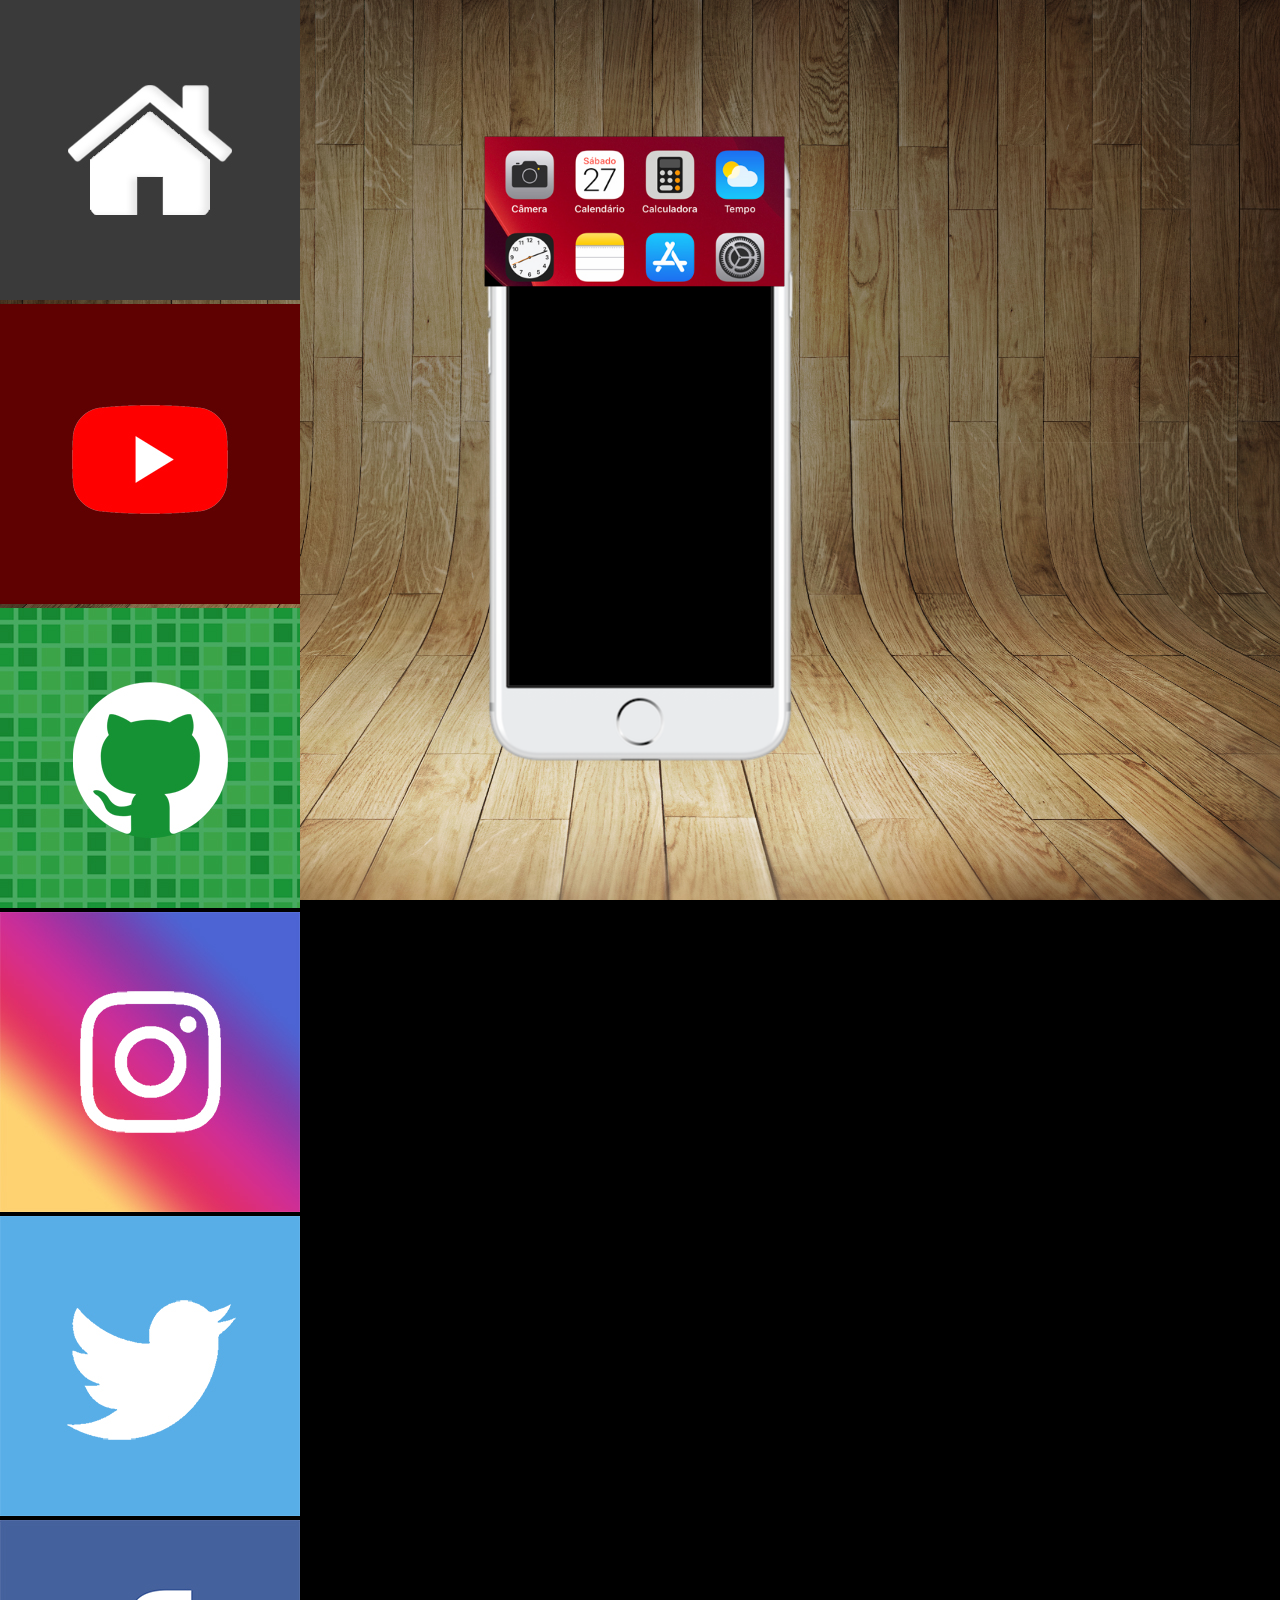
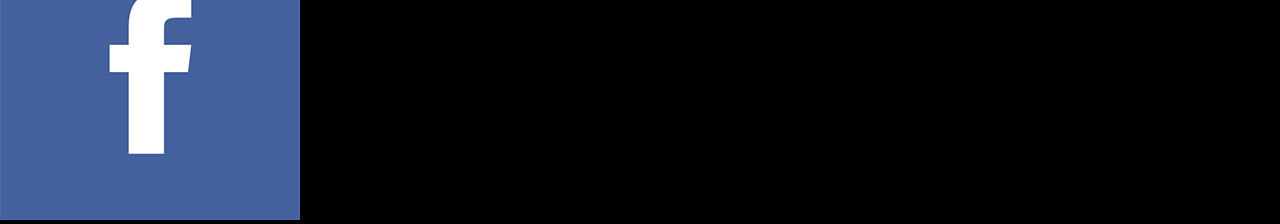
<file: index.html>
<!DOCTYPE html>
<html lang="pt-br">
<head>
    <meta charset="UTF-8">
    <meta name="viewport" content="width=device-width, initial-scale=1.0">
    <title>Projeto Redes Sociais</title>
    <link rel="shortcut icon" href="/imagens/favicon.ico" type="image/x-icon">
    <link rel="stylesheet" href="/estilos/style.css">
</head>
<body>
    <main>
        <section id="telefone">
            <iframe src="/paginas/home.html" frameborder="0" name="tela" id="tela">Seu navegador não é compativel com o iframe.</iframe>
        </section>

        <section id="redes-sociais">
            <a href="/paginas/home.html" target="tela"><img src="/imagens/logo-home.jpg" alt="Home"></a><br>
            <a href="/paginas/youtube.html" target="tela"><img src="/imagens/logo-youtube.jpg" alt="YouTube"></a><br>
            <a href="/paginas/github.html" target="tela"><img src="/imagens/logo-github.jpg" alt="GitHub"></a><br>
            <a href="/paginas/instagram.html" target="tela"><img src="/imagens/logo-instagram.jpg" alt="Instagram"></a><br>
            <a href="/paginas/twitter.html" target="tela"><img src="/imagens/logo-twitter.jpg" alt="X (Twitter)"></a><br>
            <a href="/paginas/facebook.html" target="tela"><img src="/imagens/logo-facebook.jpg" alt="Facebook"></a>
        </section>
    </main>
    
</body>
</html>
</file>
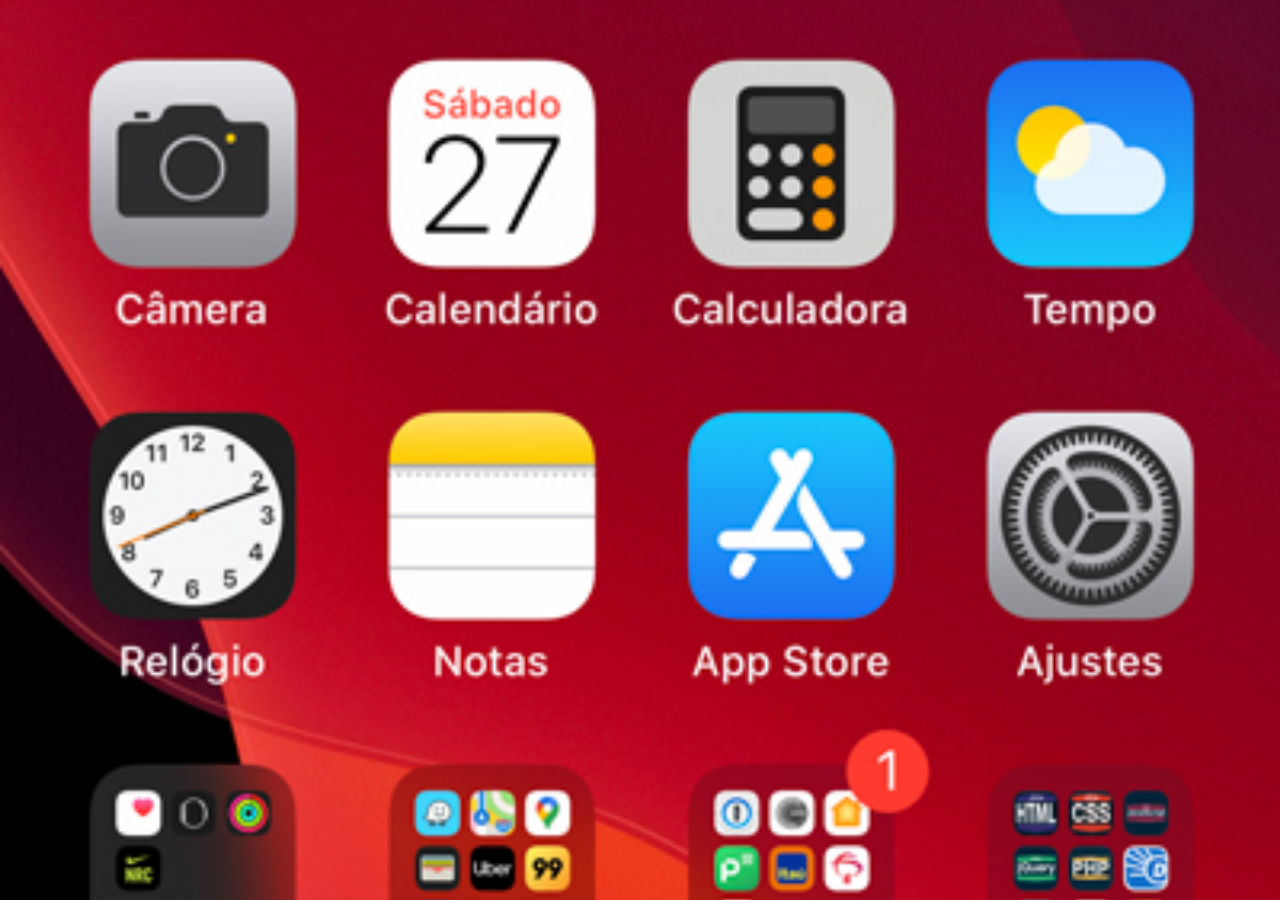
<file: home.html>
<!DOCTYPE html>
<html lang="pt-br">
<head>
    <meta charset="UTF-8">
    <meta name="viewport" content="width=device-width, initial-scale=1.0">
    <title>Home</title>
</head>
<style>
    * {
        margin: 0px;
        padding: 0px;
    }
    body {
        width: 100vw;
        height: 100vh;
        background: black url('imagens/tela-home.jpg') no-repeat top center;
        background-size: cover;
    }
</style>
<body>
    
</body>
</html>
</file>
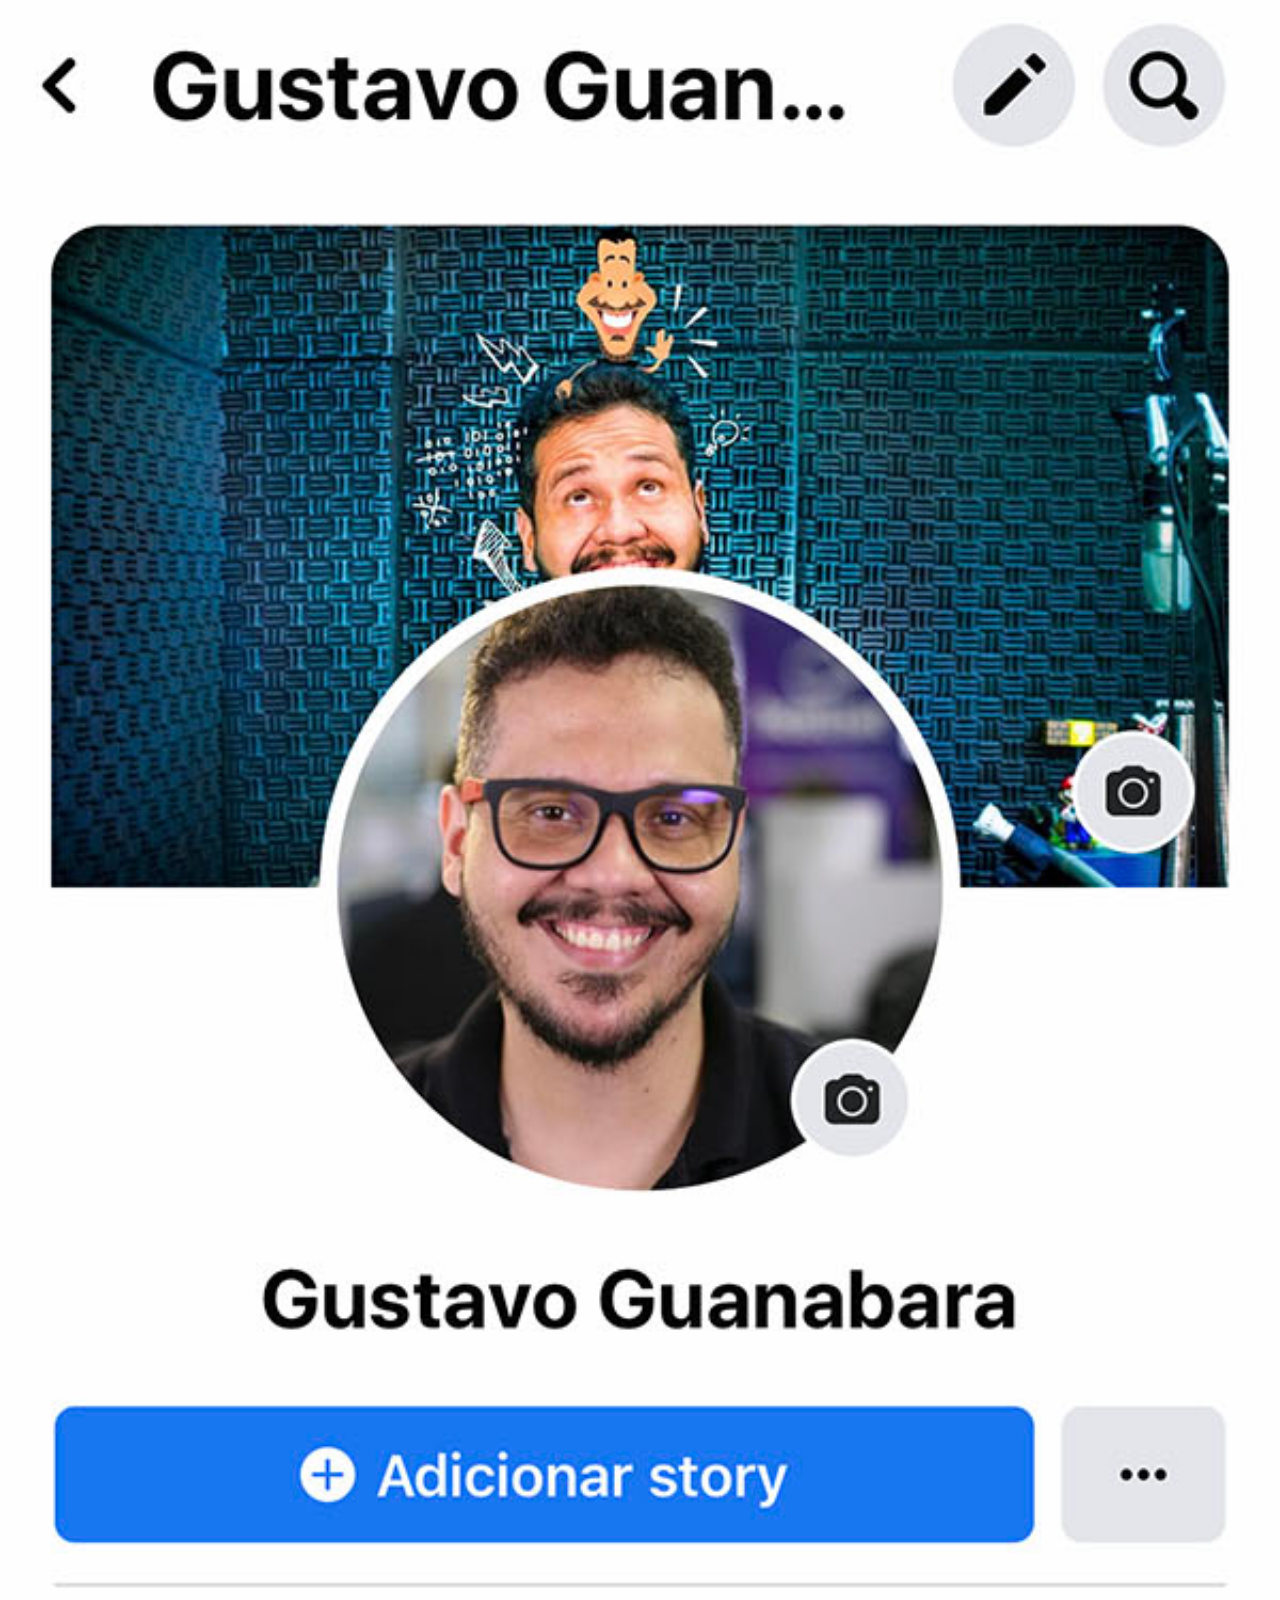
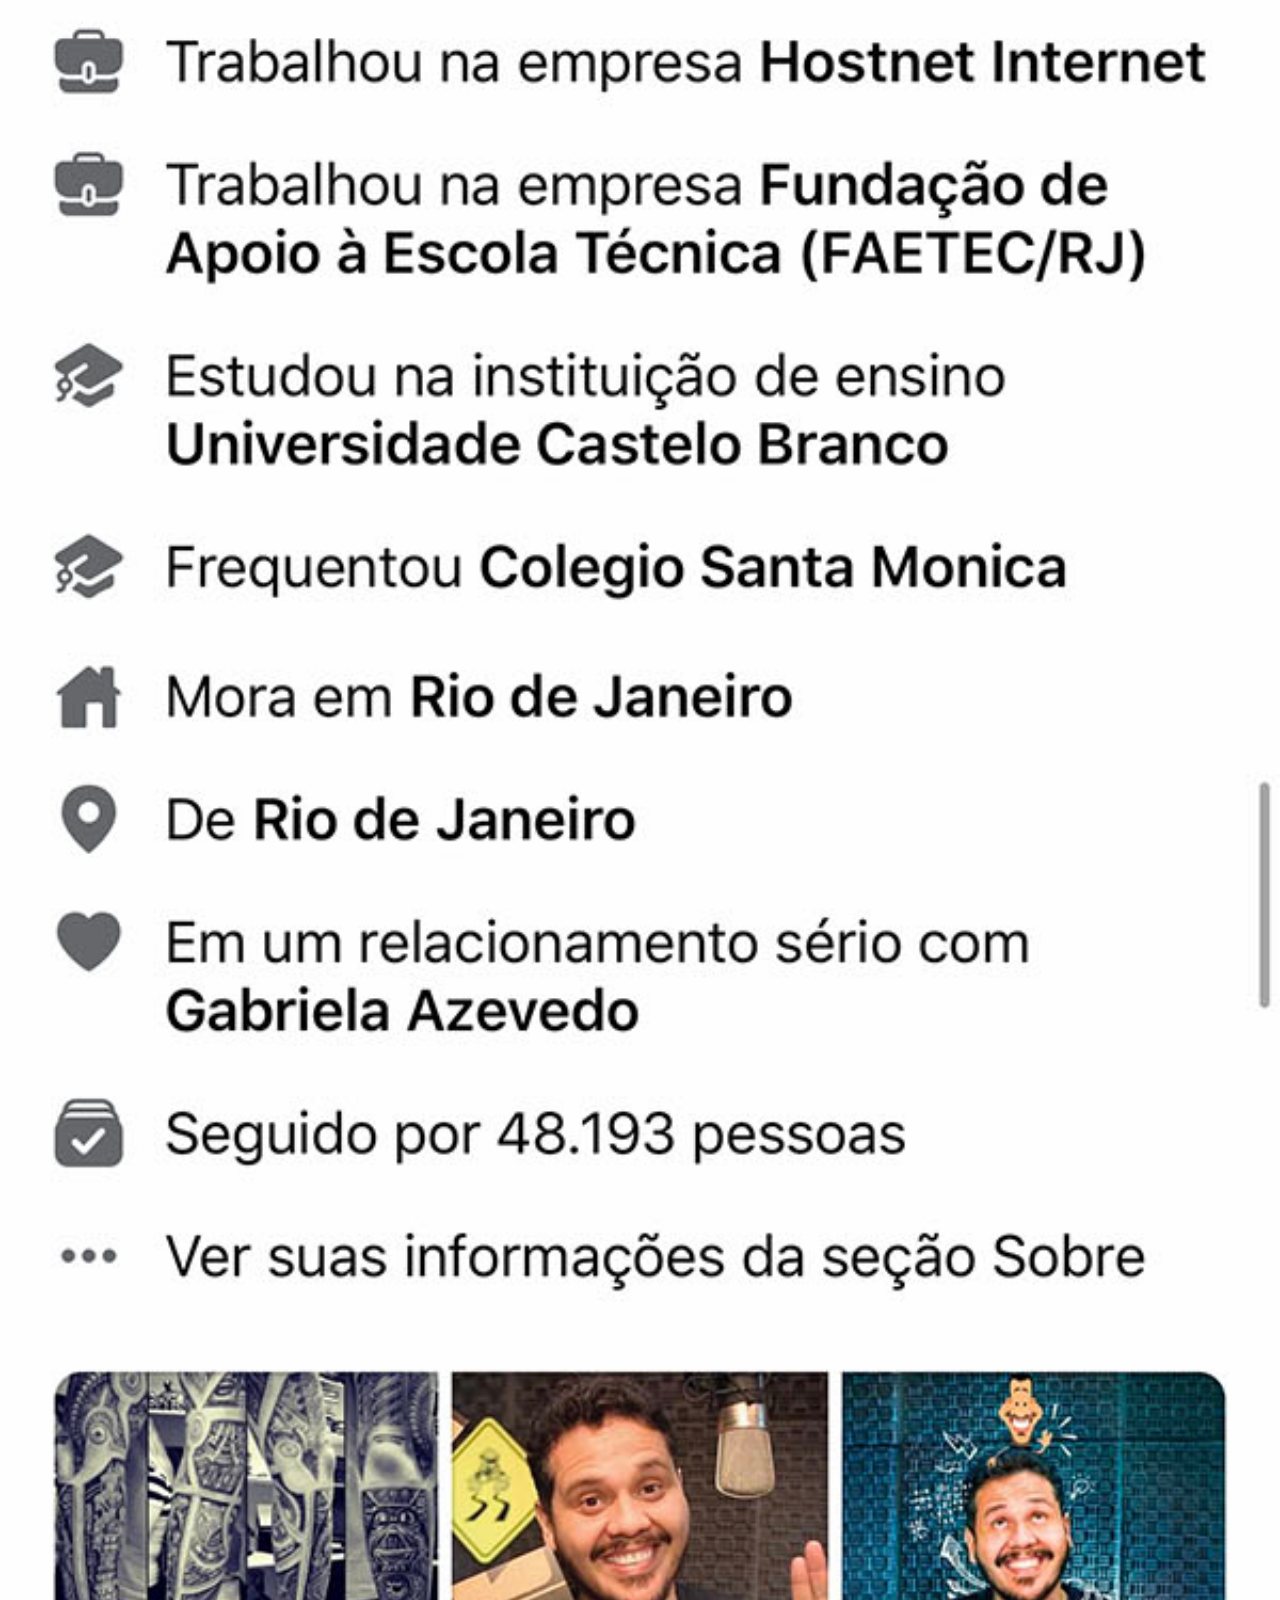
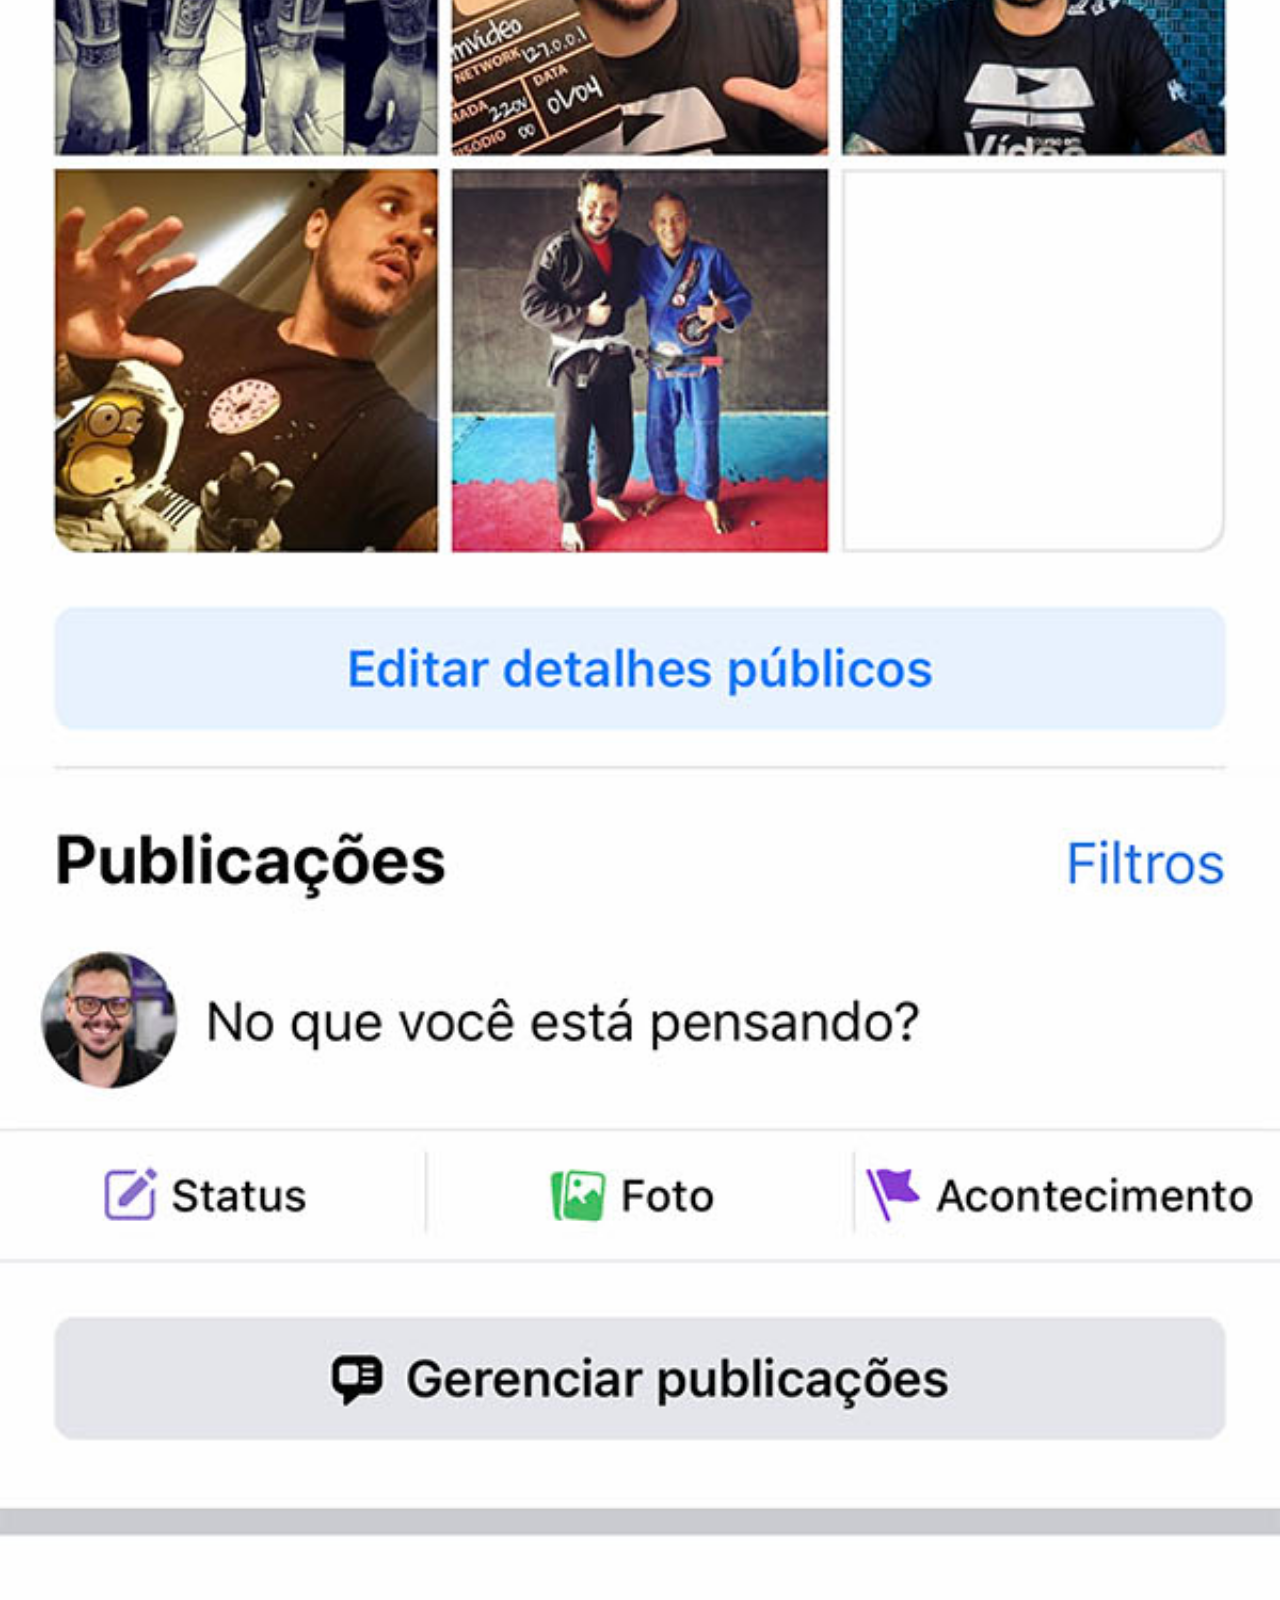
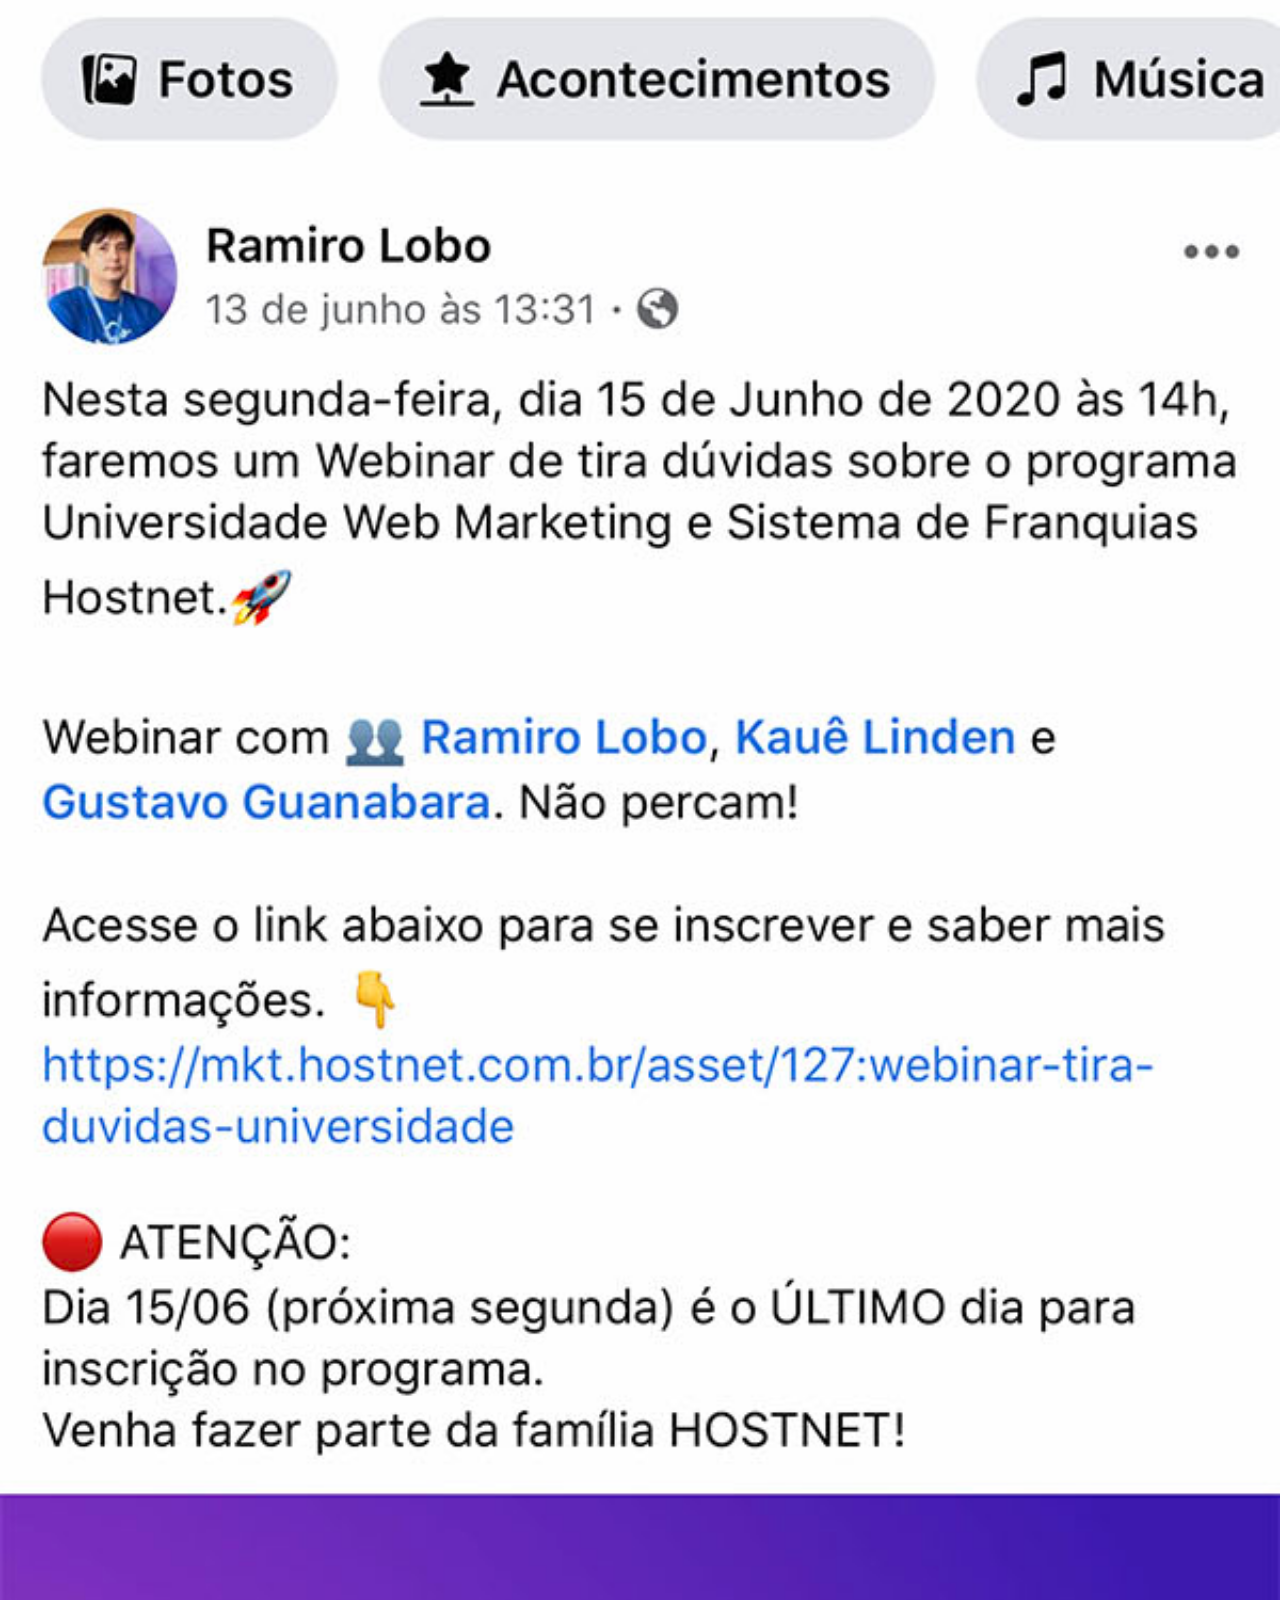
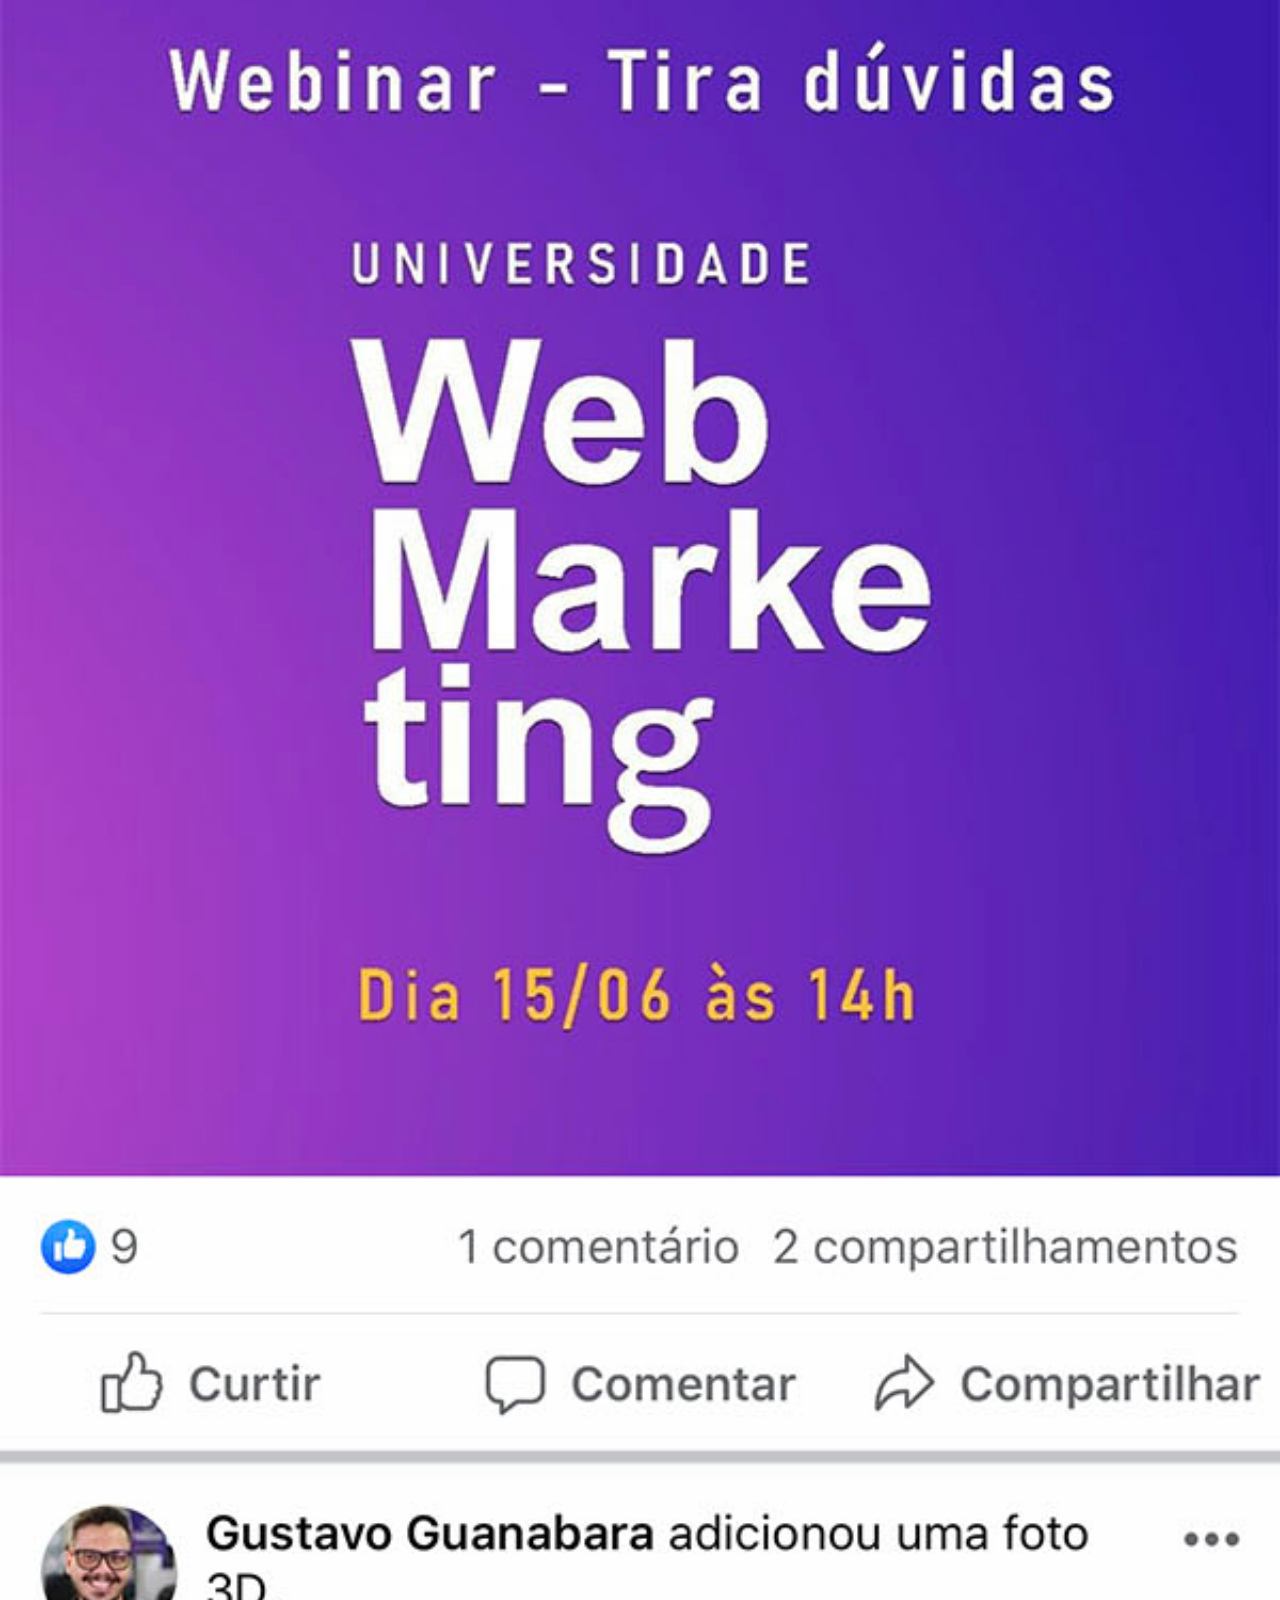
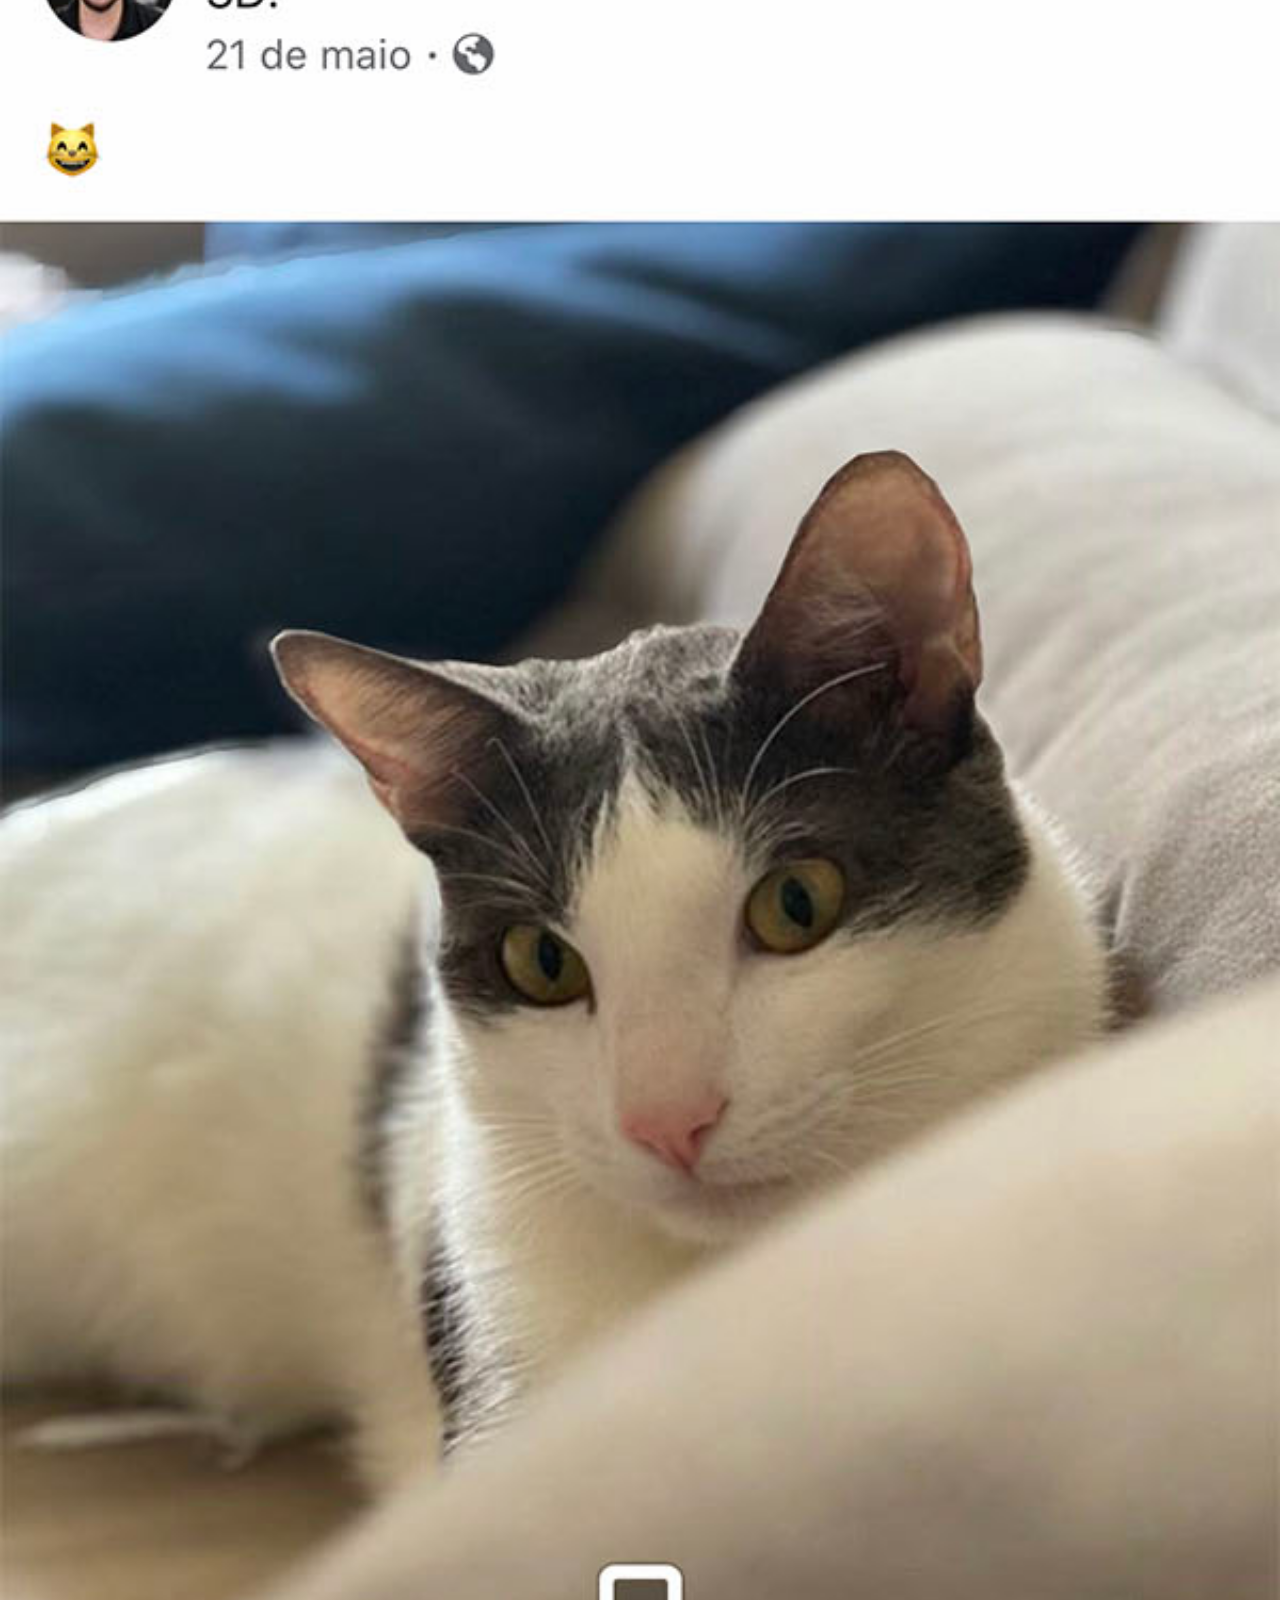
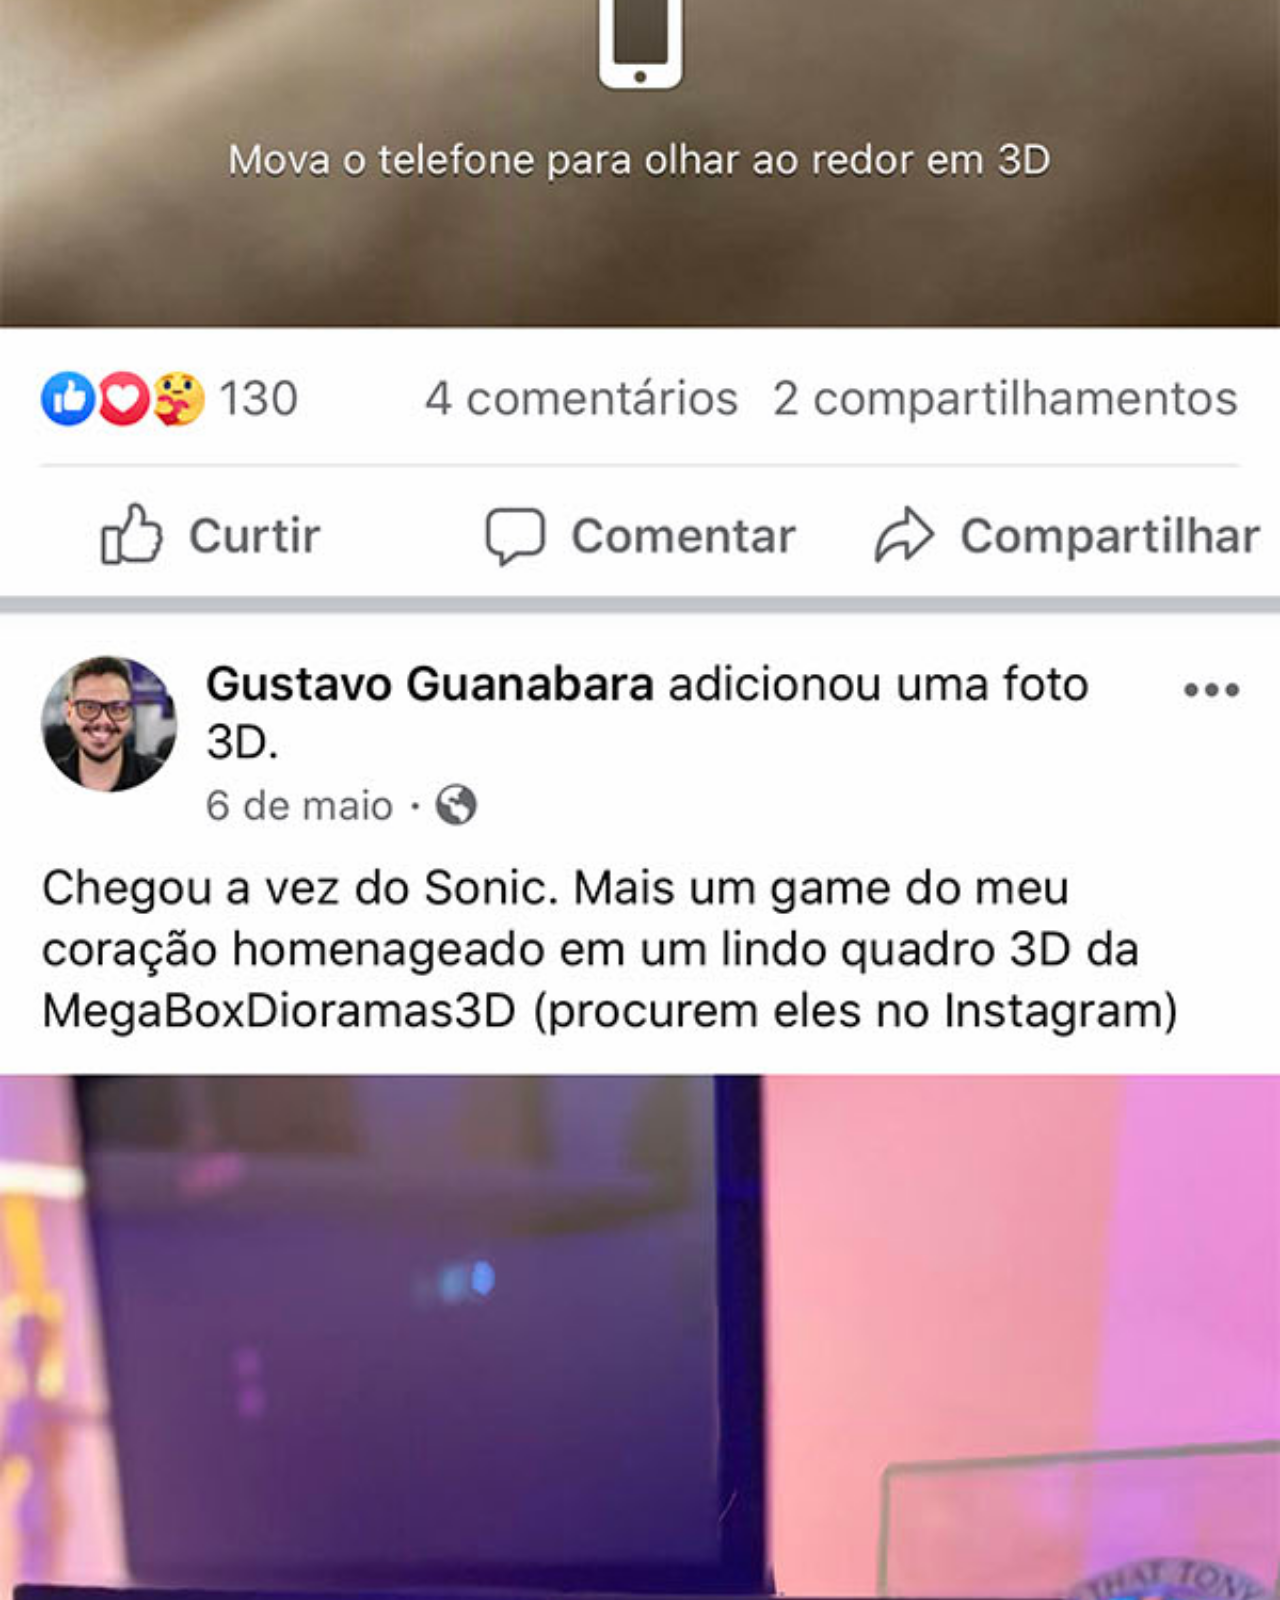
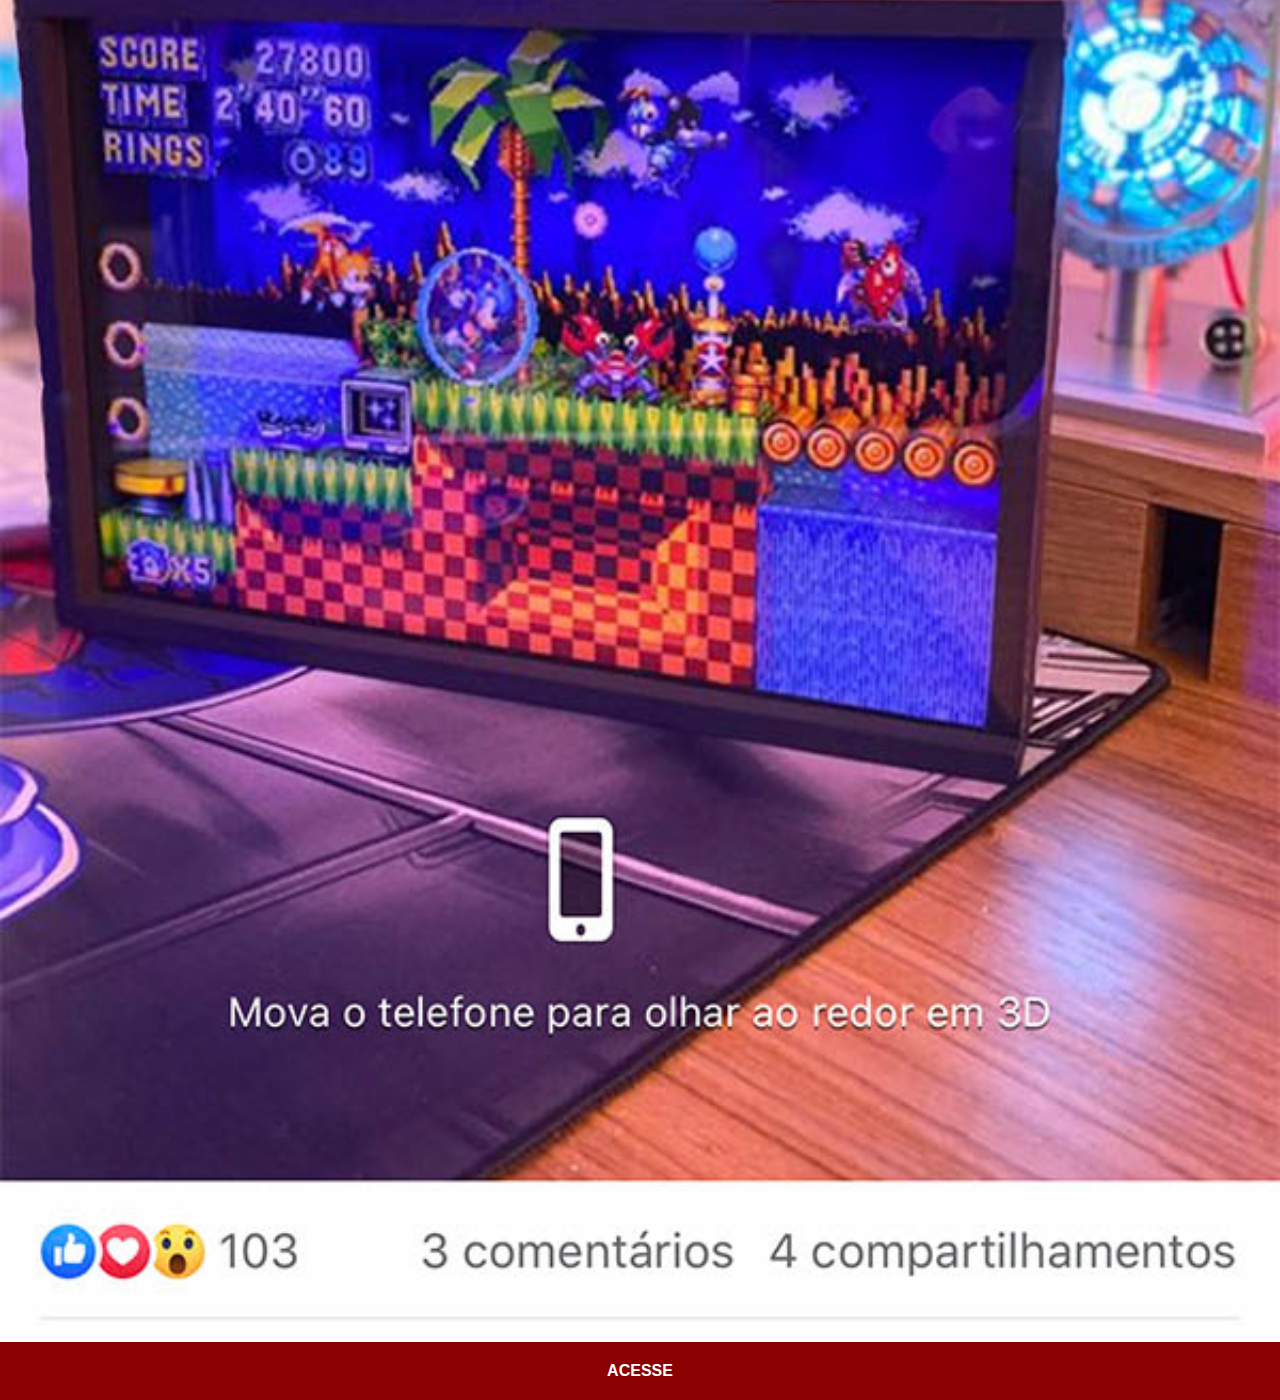
<file: paginas/facebook.html>
<!DOCTYPE html>
<html lang="pt-br">
<head>
    <meta charset="UTF-8">
    <meta name="viewport" content="width=device-width, initial-scale=1.0">
    <title>Facebook</title>
    <link rel="stylesheet" href="/estilos/social.css">
</head>
<body>
    <img src="../imagens/tela-facebook.jpg" alt="Facebook">
    <a href="#" target="_blank">ACESSE</a>
</body>
</html>
</file>
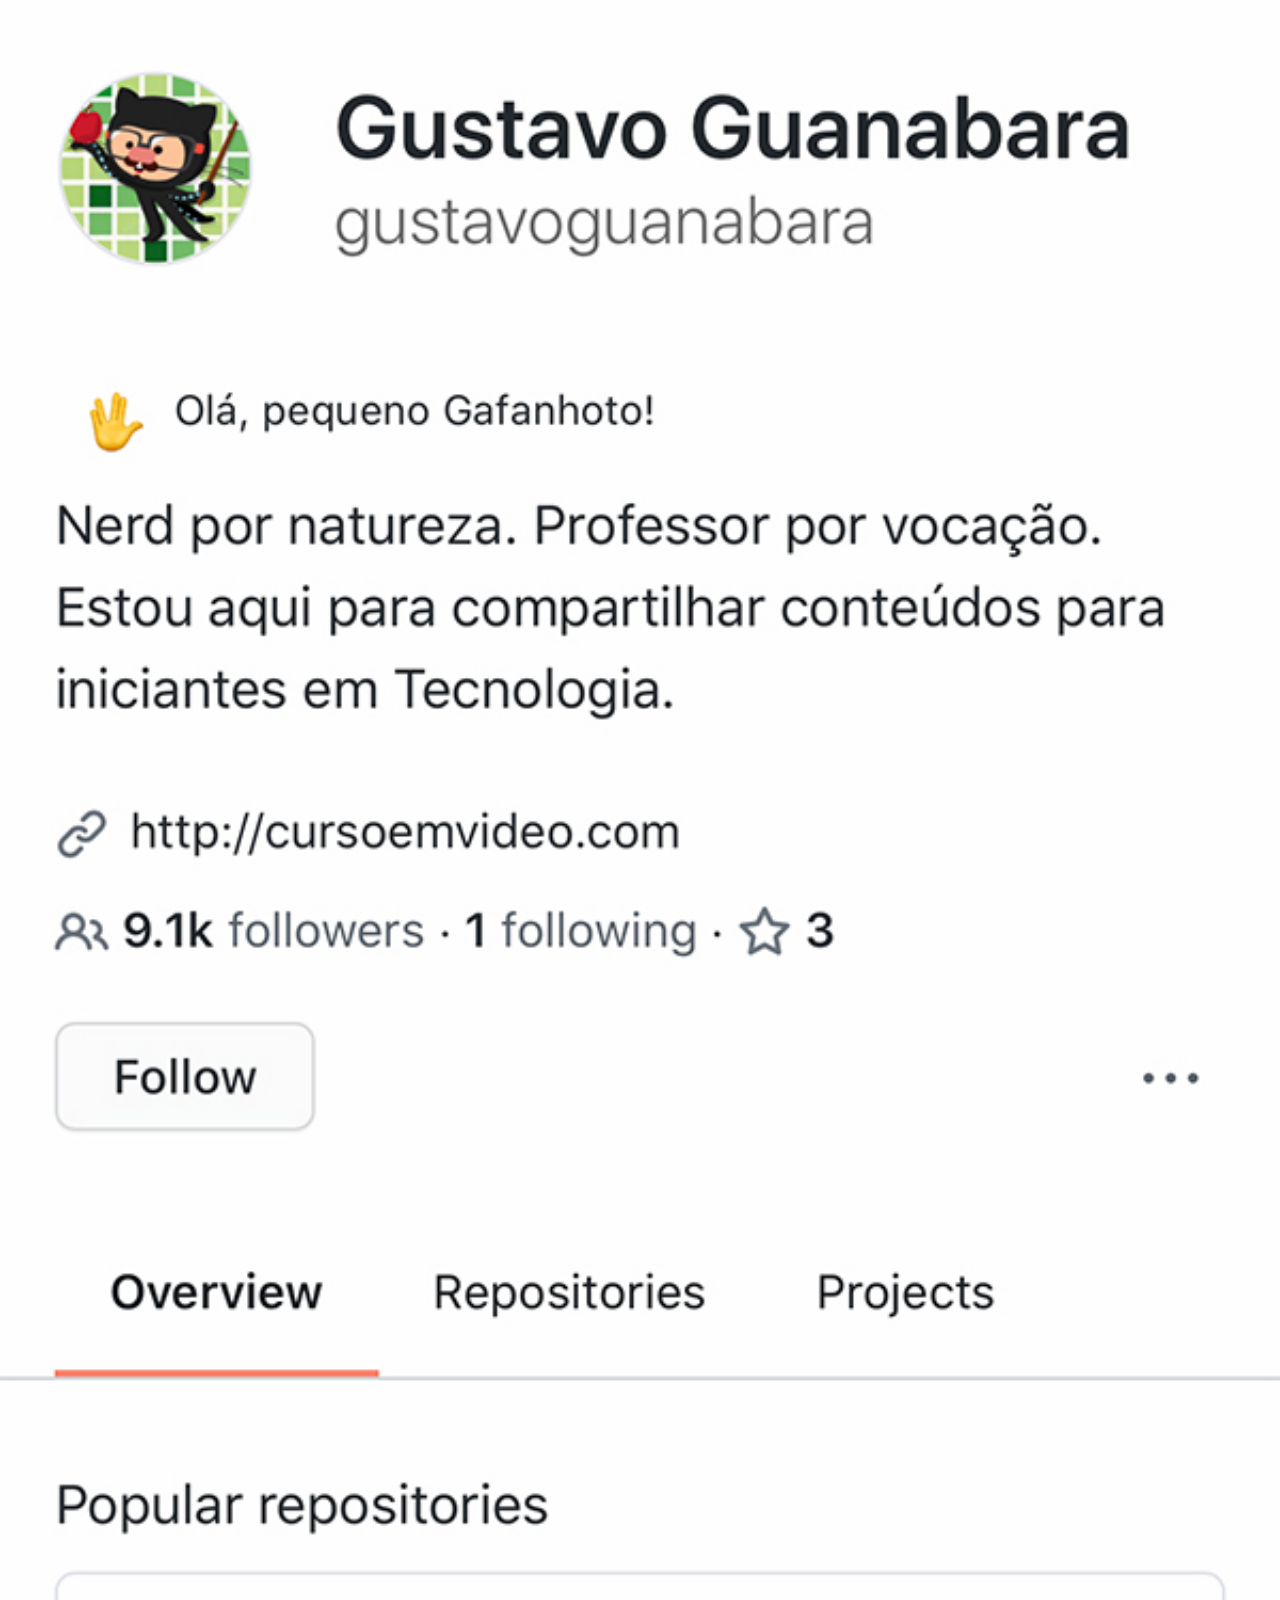
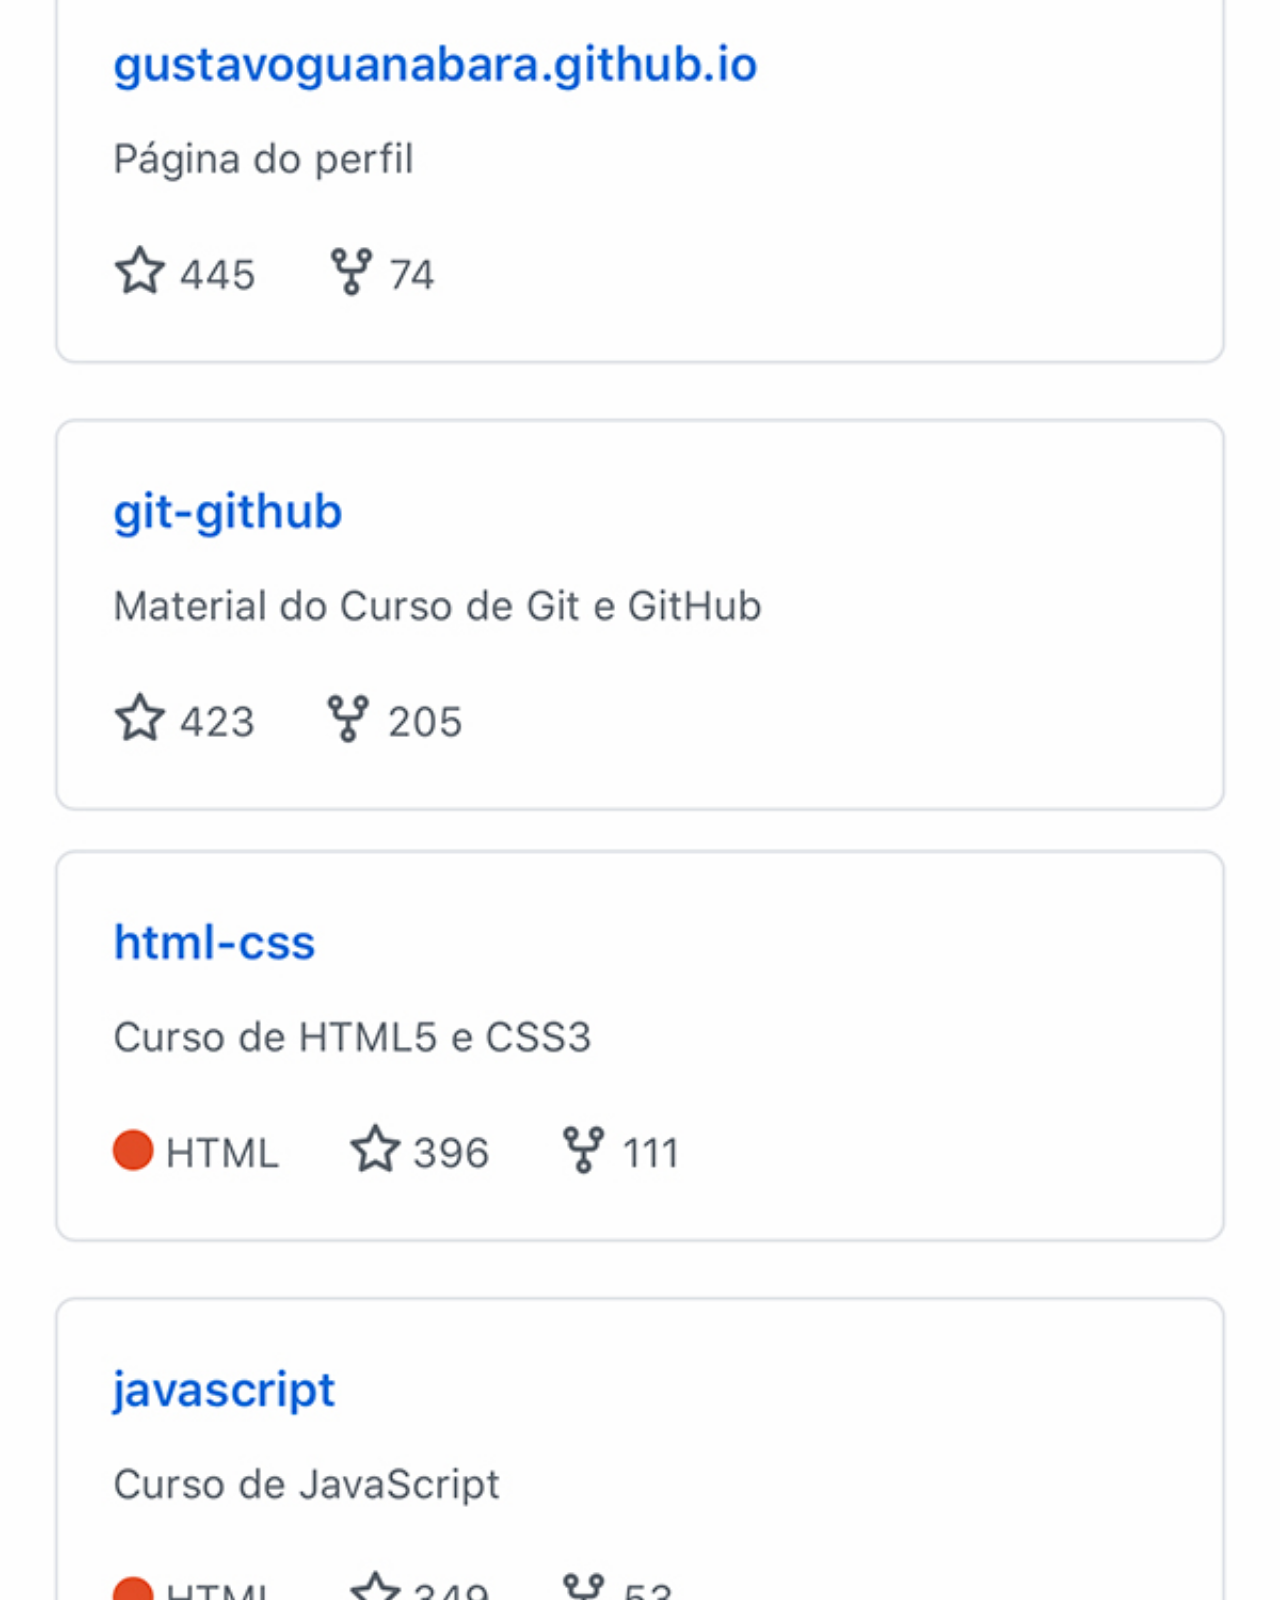
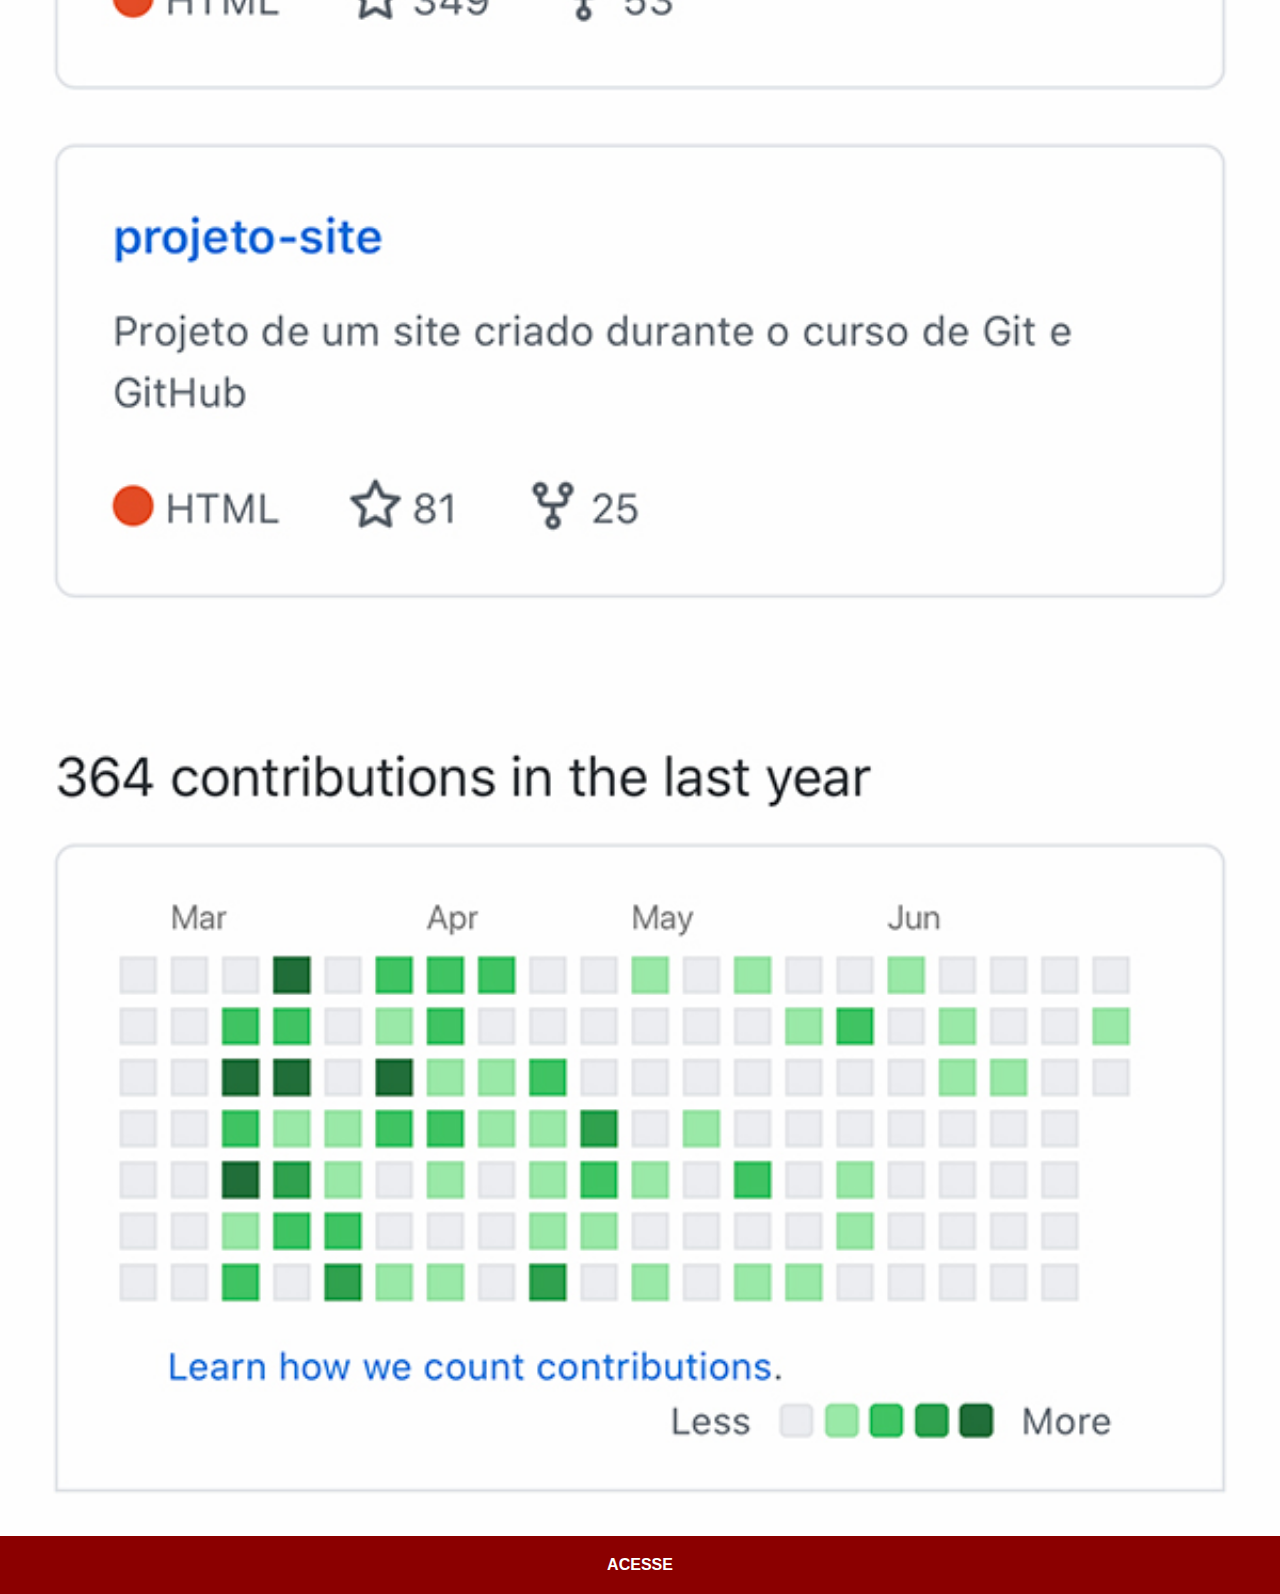
<file: paginas/github.html>
<!DOCTYPE html>
<html lang="pt-br">
<head>
    <meta charset="UTF-8">
    <meta name="viewport" content="width=device-width, initial-scale=1.0">
    <title>GitHub</title>
    <link rel="stylesheet" href="/estilos/social.css">
</head>
<body>
    <img src="../imagens/tela-github.jpg" alt="GitHub">
    <a href="#" target="_blank">ACESSE</a>
</body>
</html>
</file>
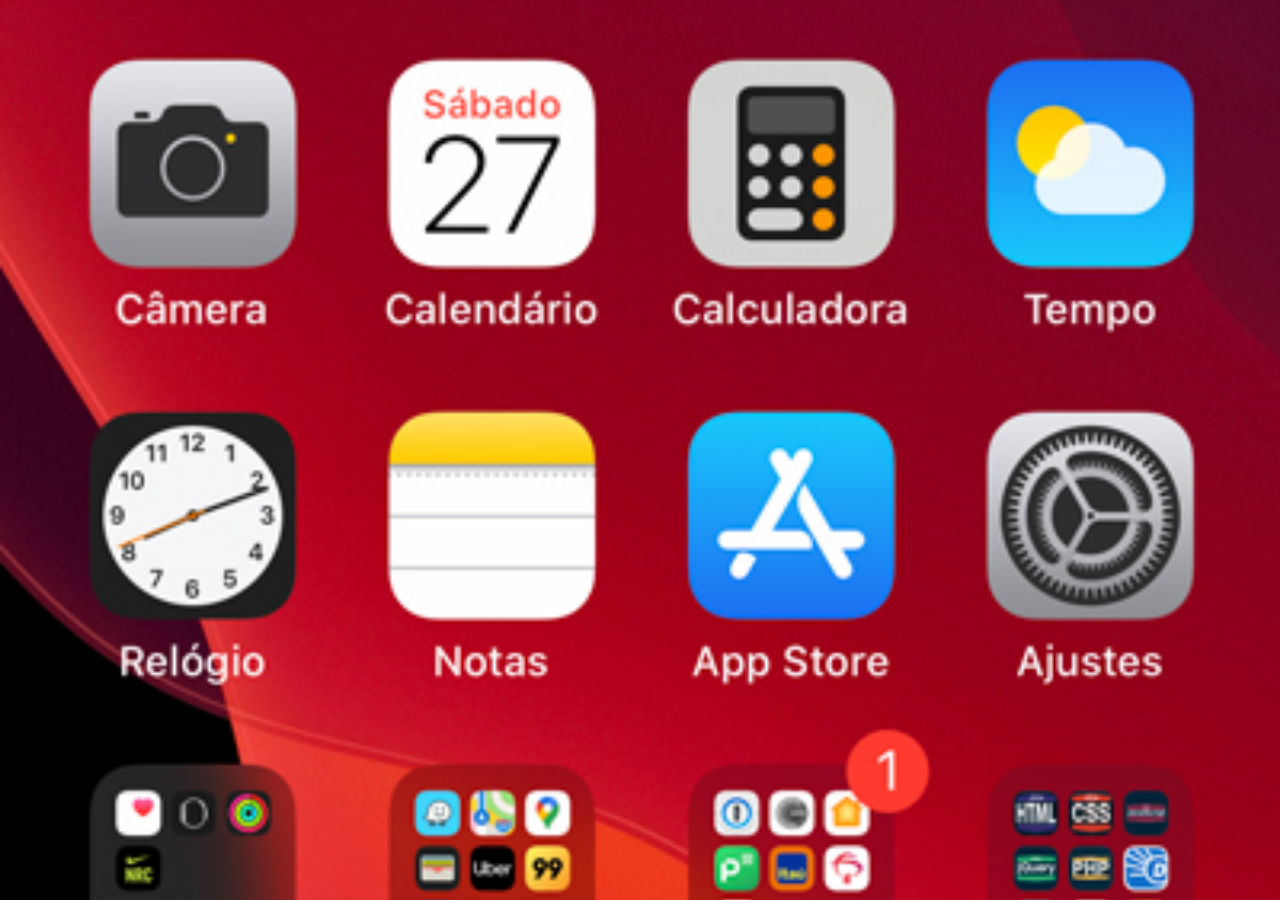
<file: paginas/home.html>
<!DOCTYPE html>
<html lang="pt-br">
<head>
    <meta charset="UTF-8">
    <meta name="viewport" content="width=device-width, initial-scale=1.0">
    <title>Home</title>
</head>
<style>
    * {
        margin: 0px;
        padding: 0px;
    }
    body {
        width: 100vw;
        height: 100vh;
        background: black url('/imagens/tela-home.jpg') no-repeat top center;
        background-size: cover;
    }
</style>
<body>
    
</body>
</html>
</file>
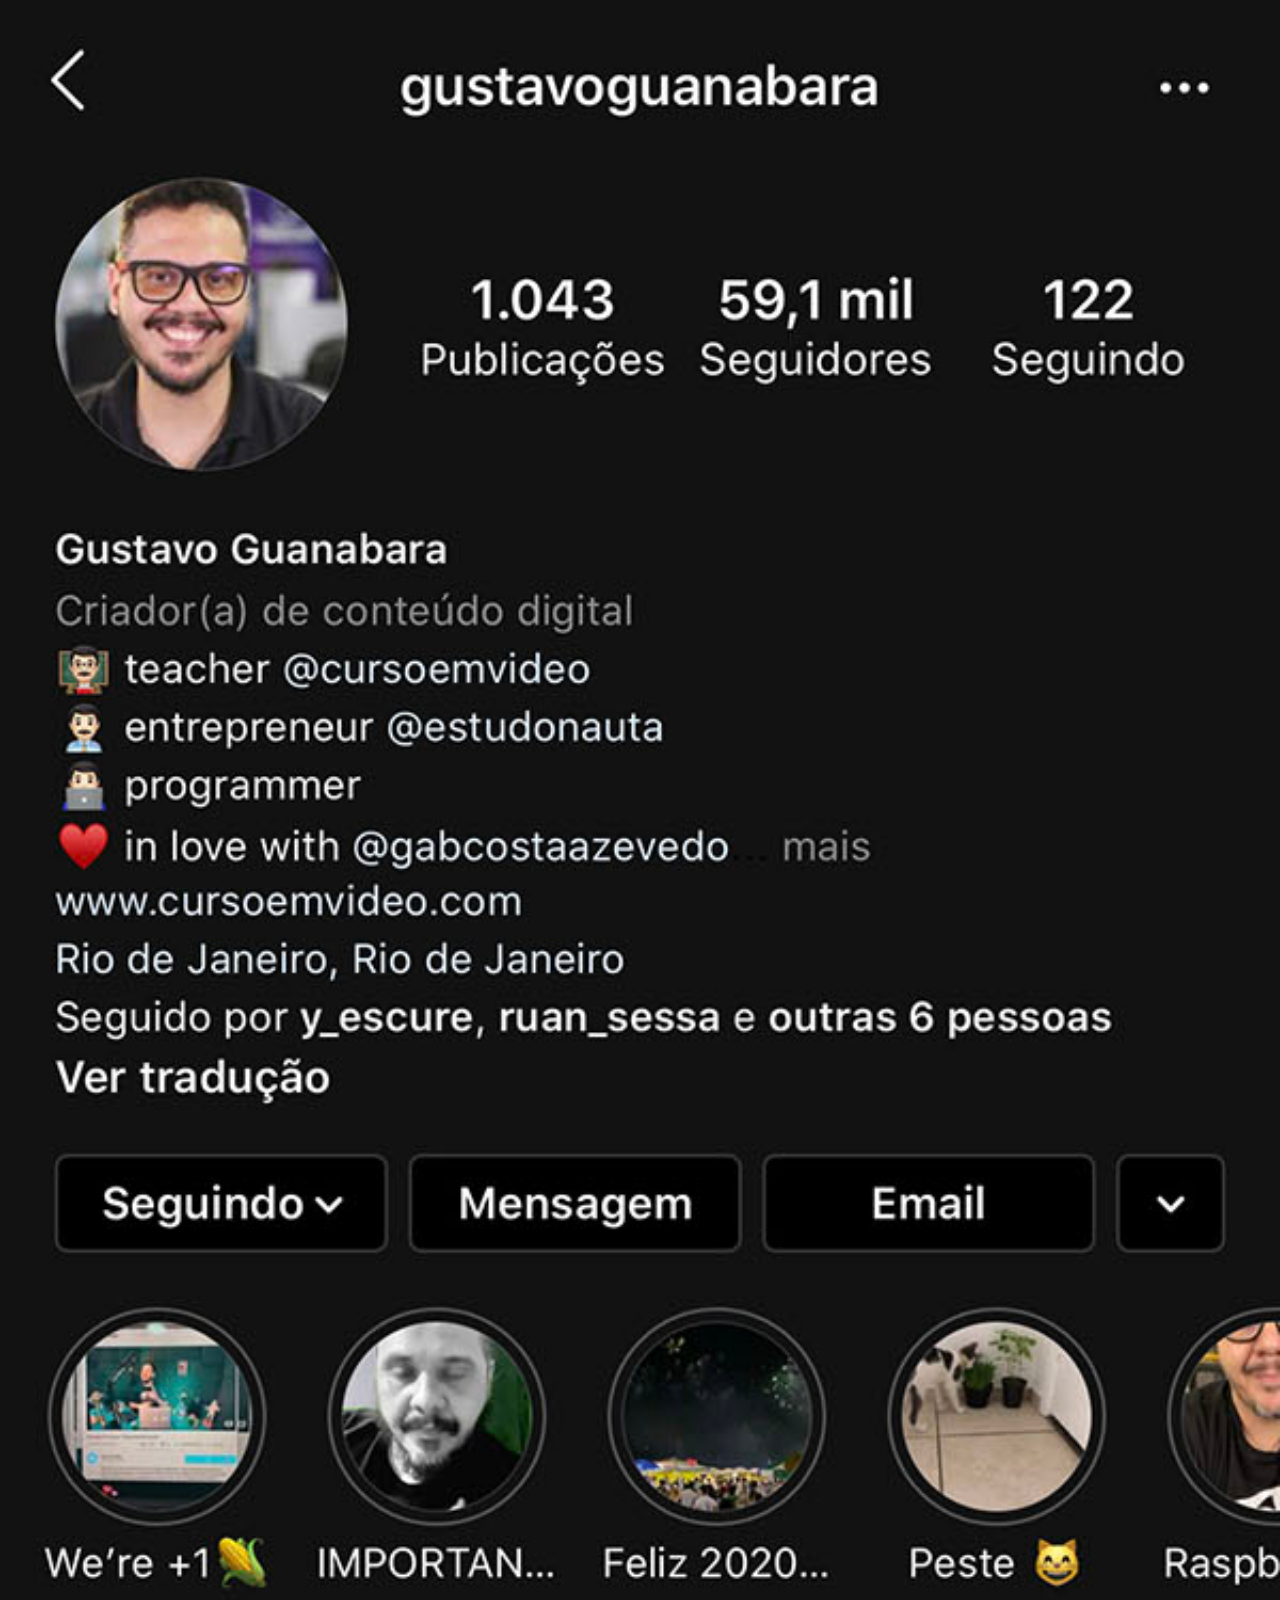
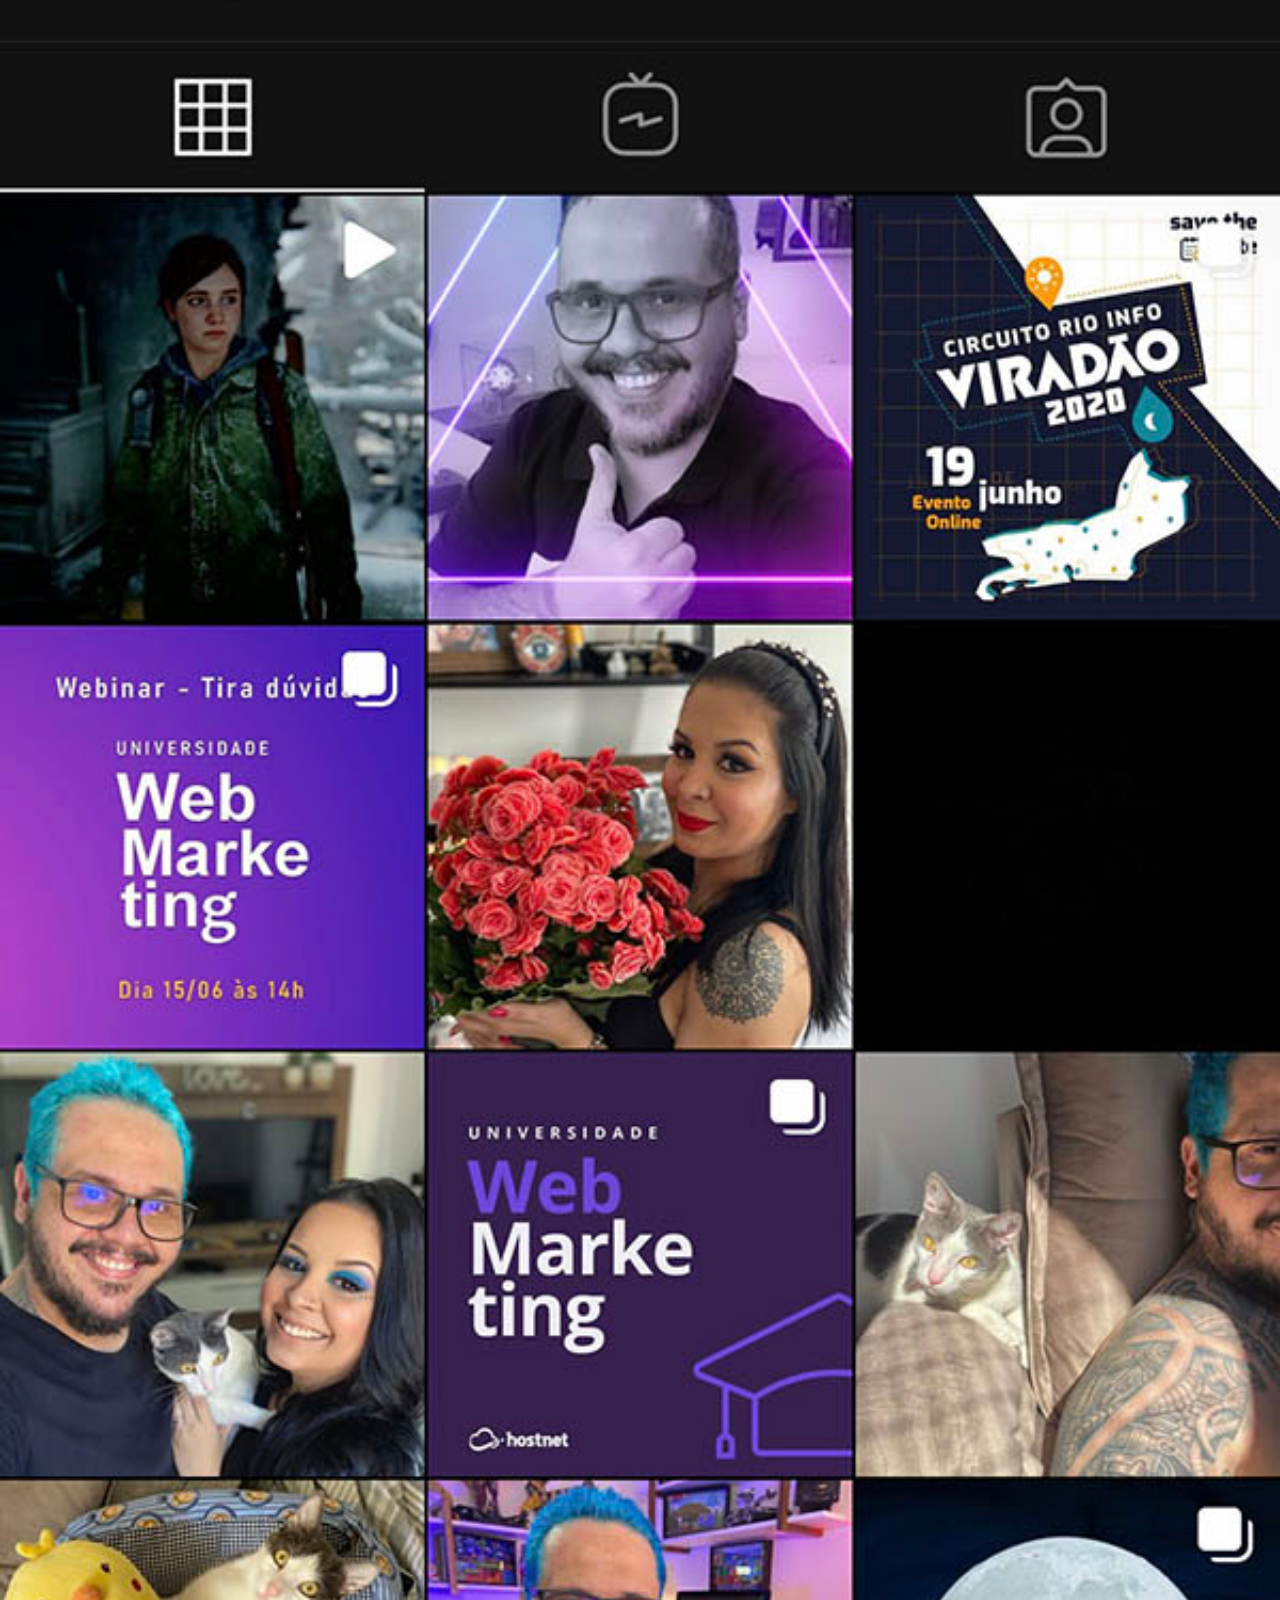
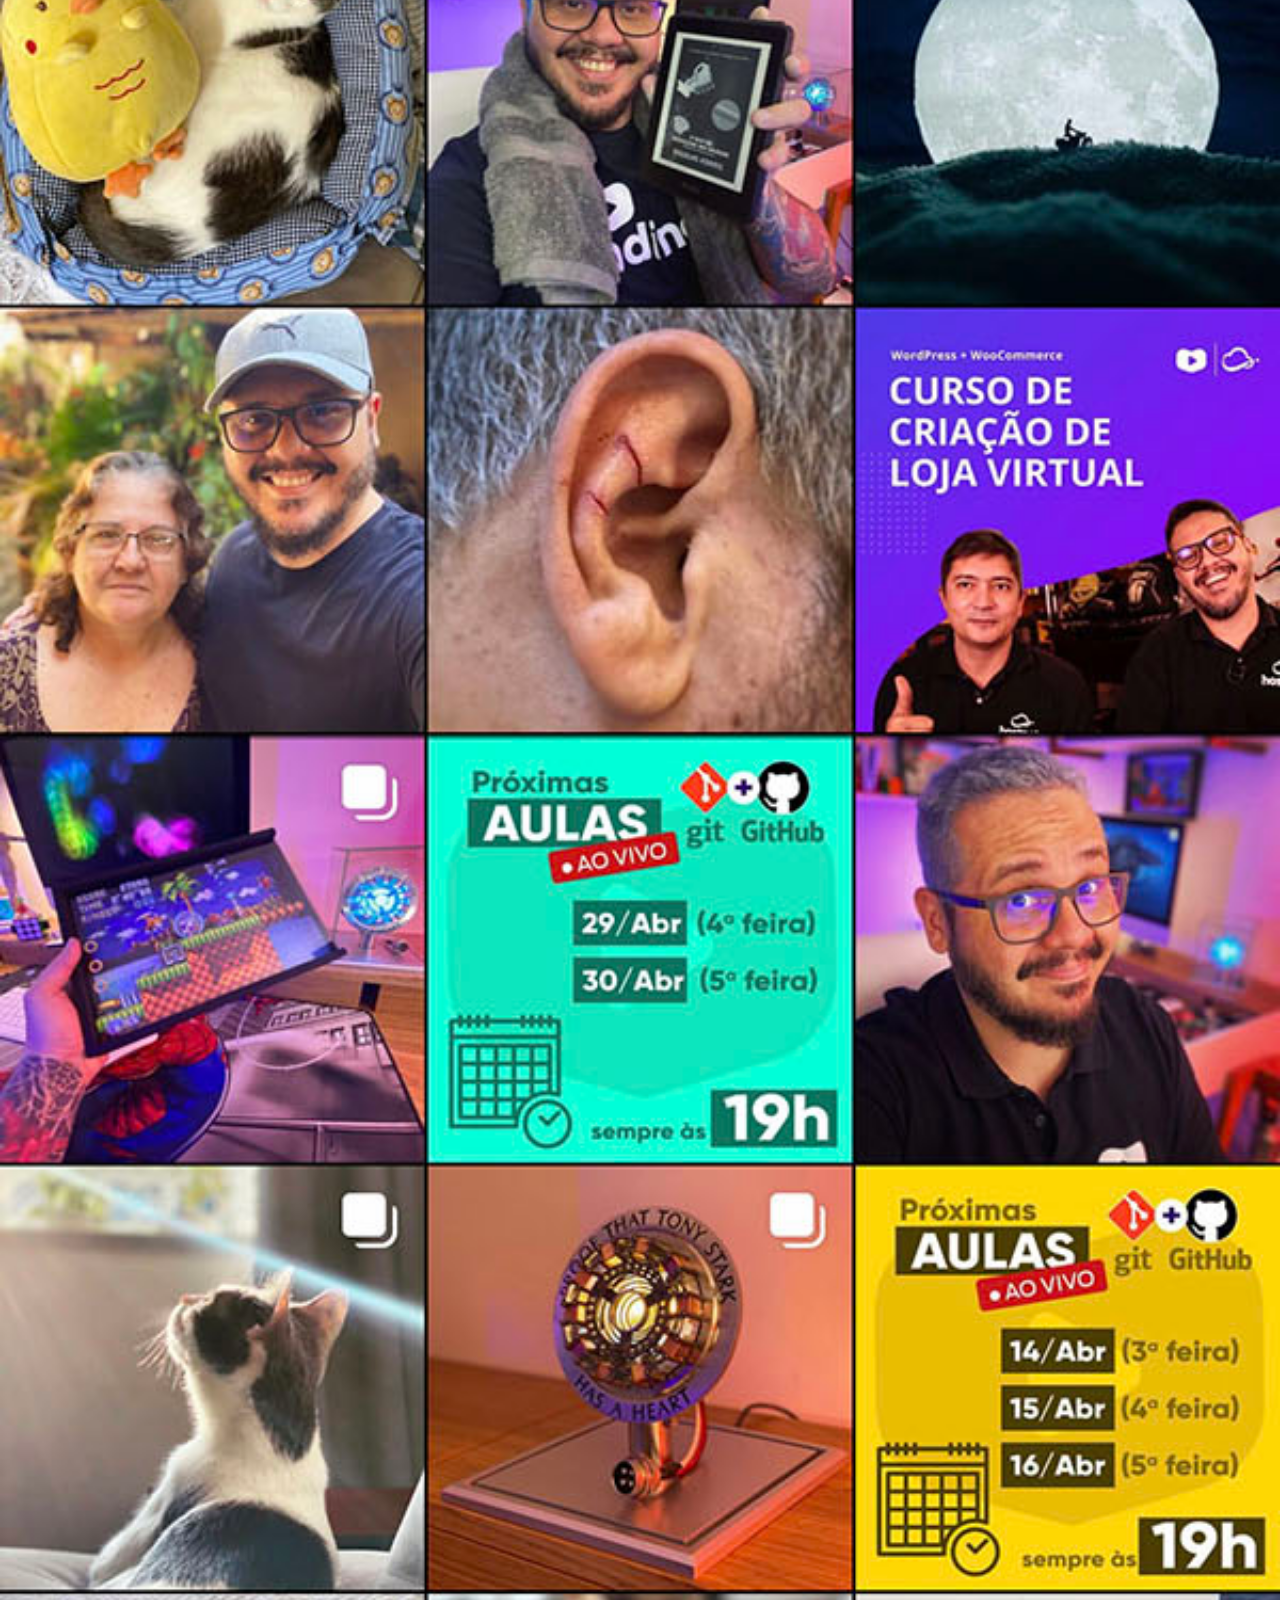
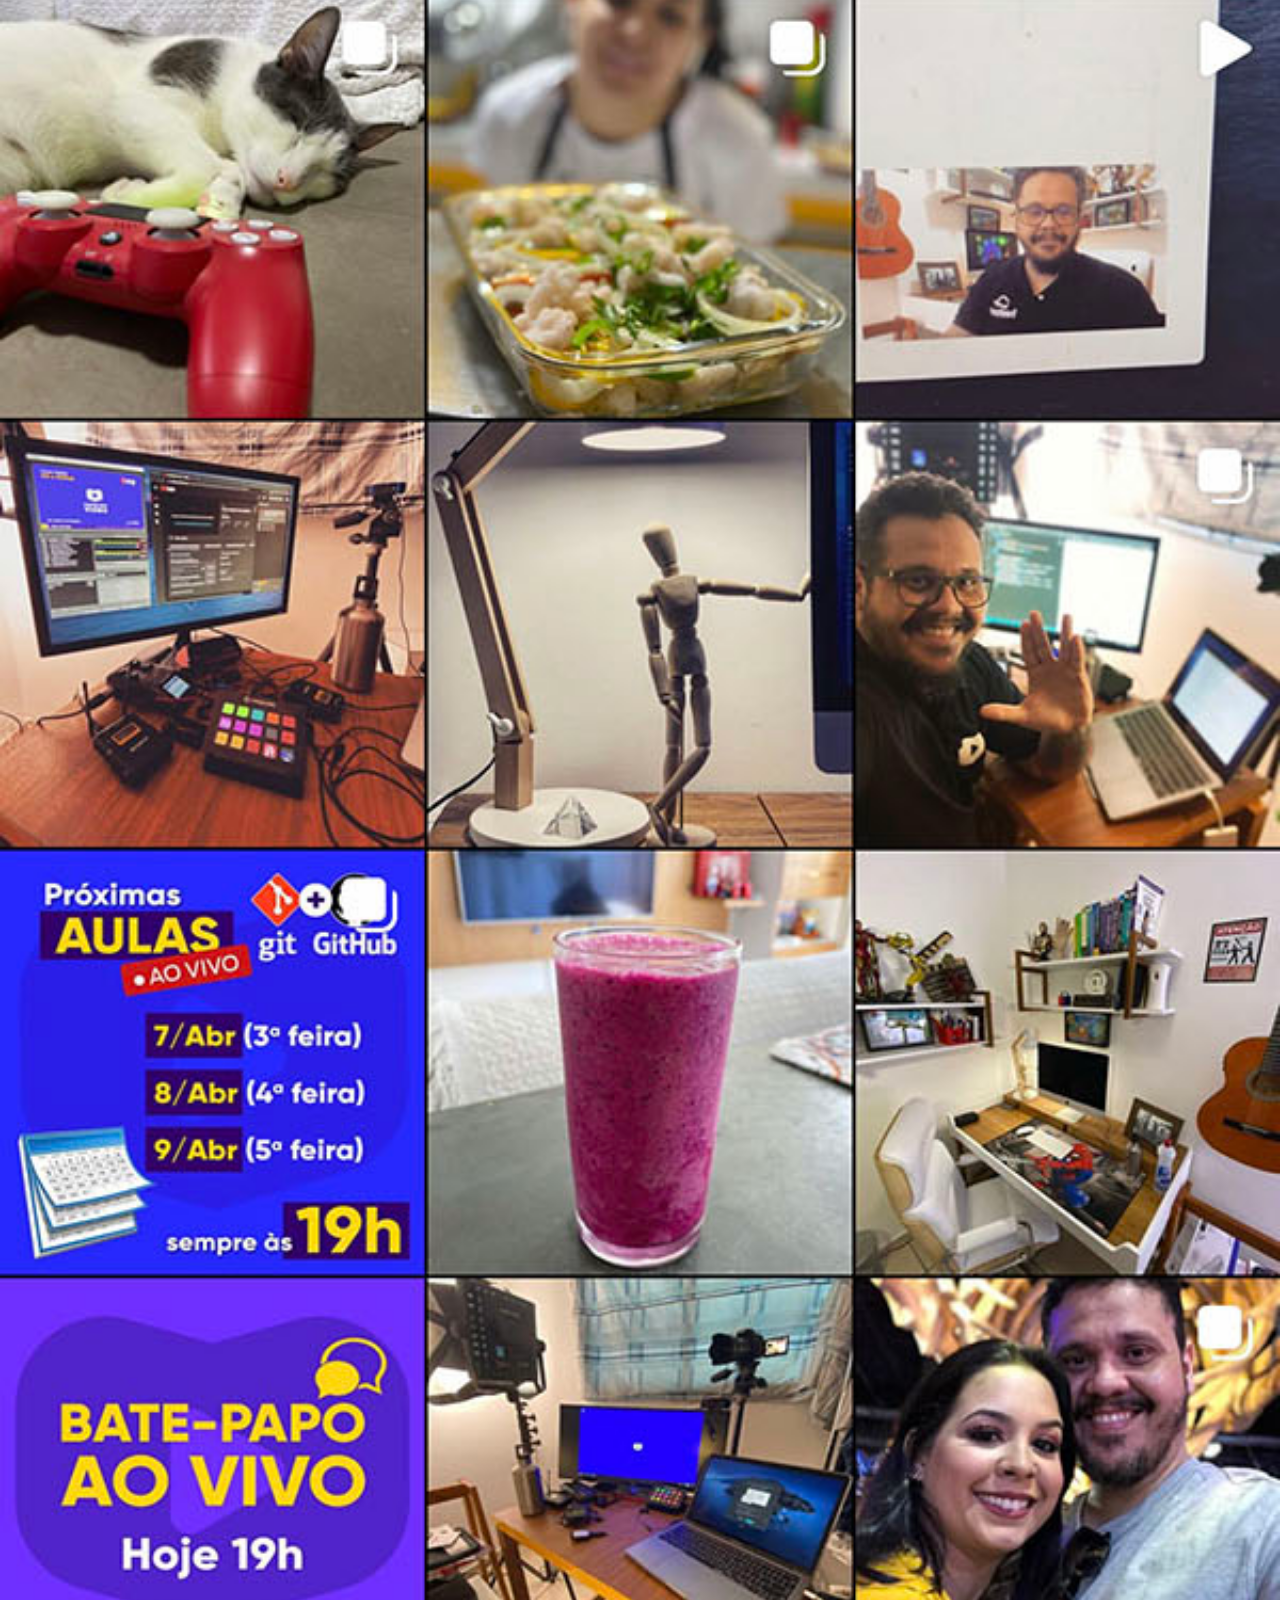
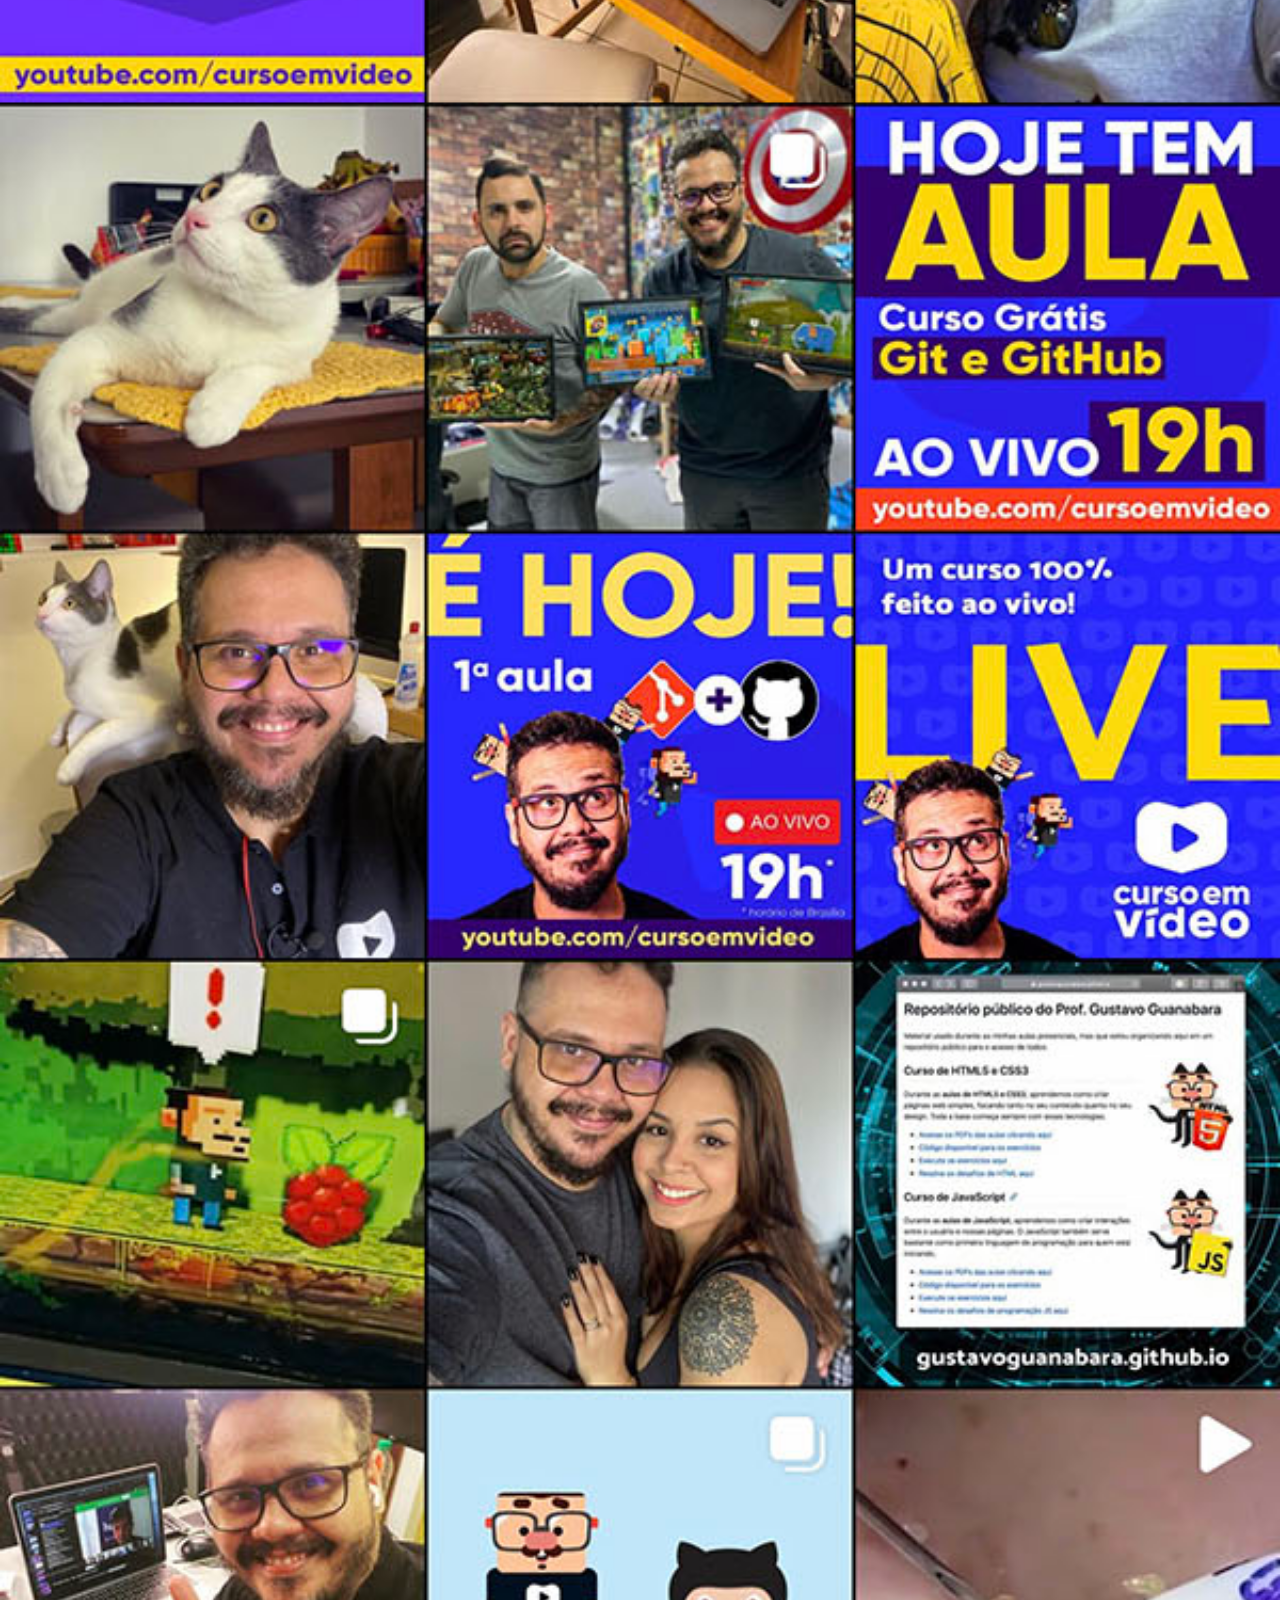
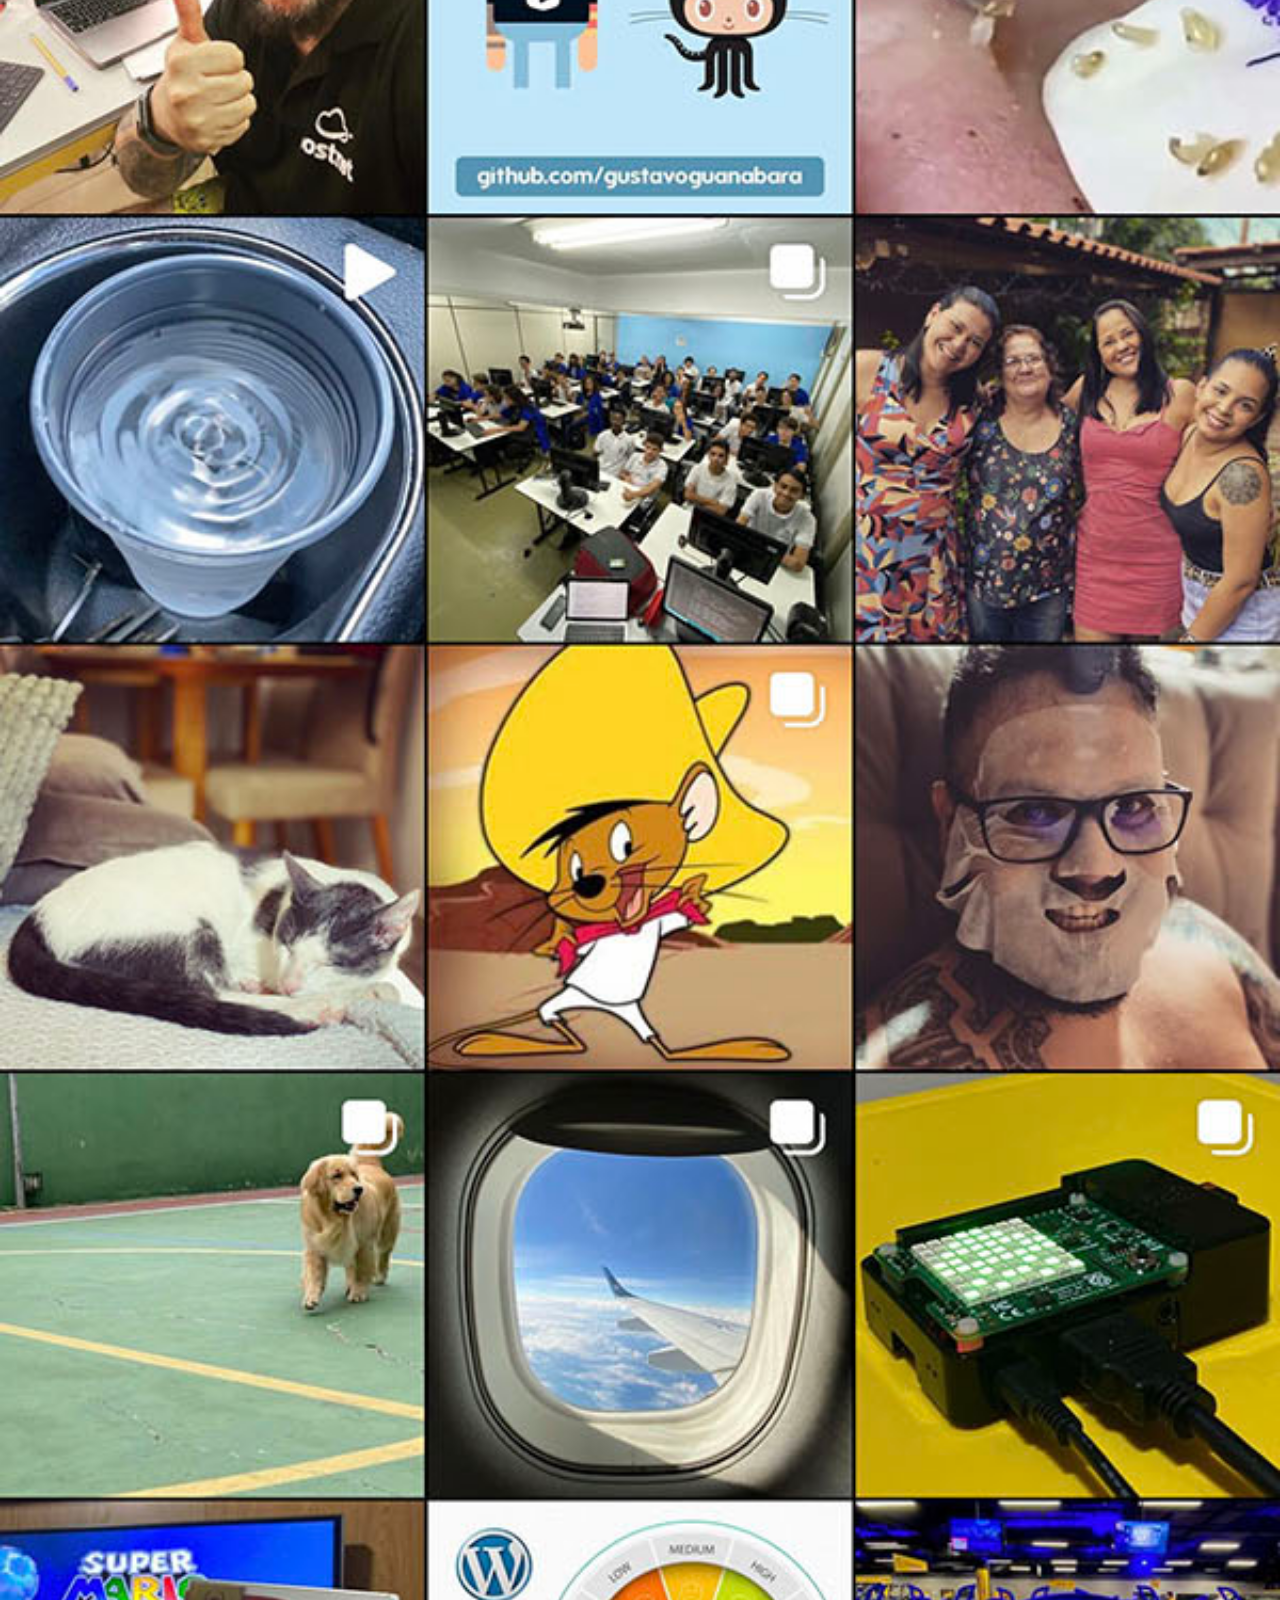
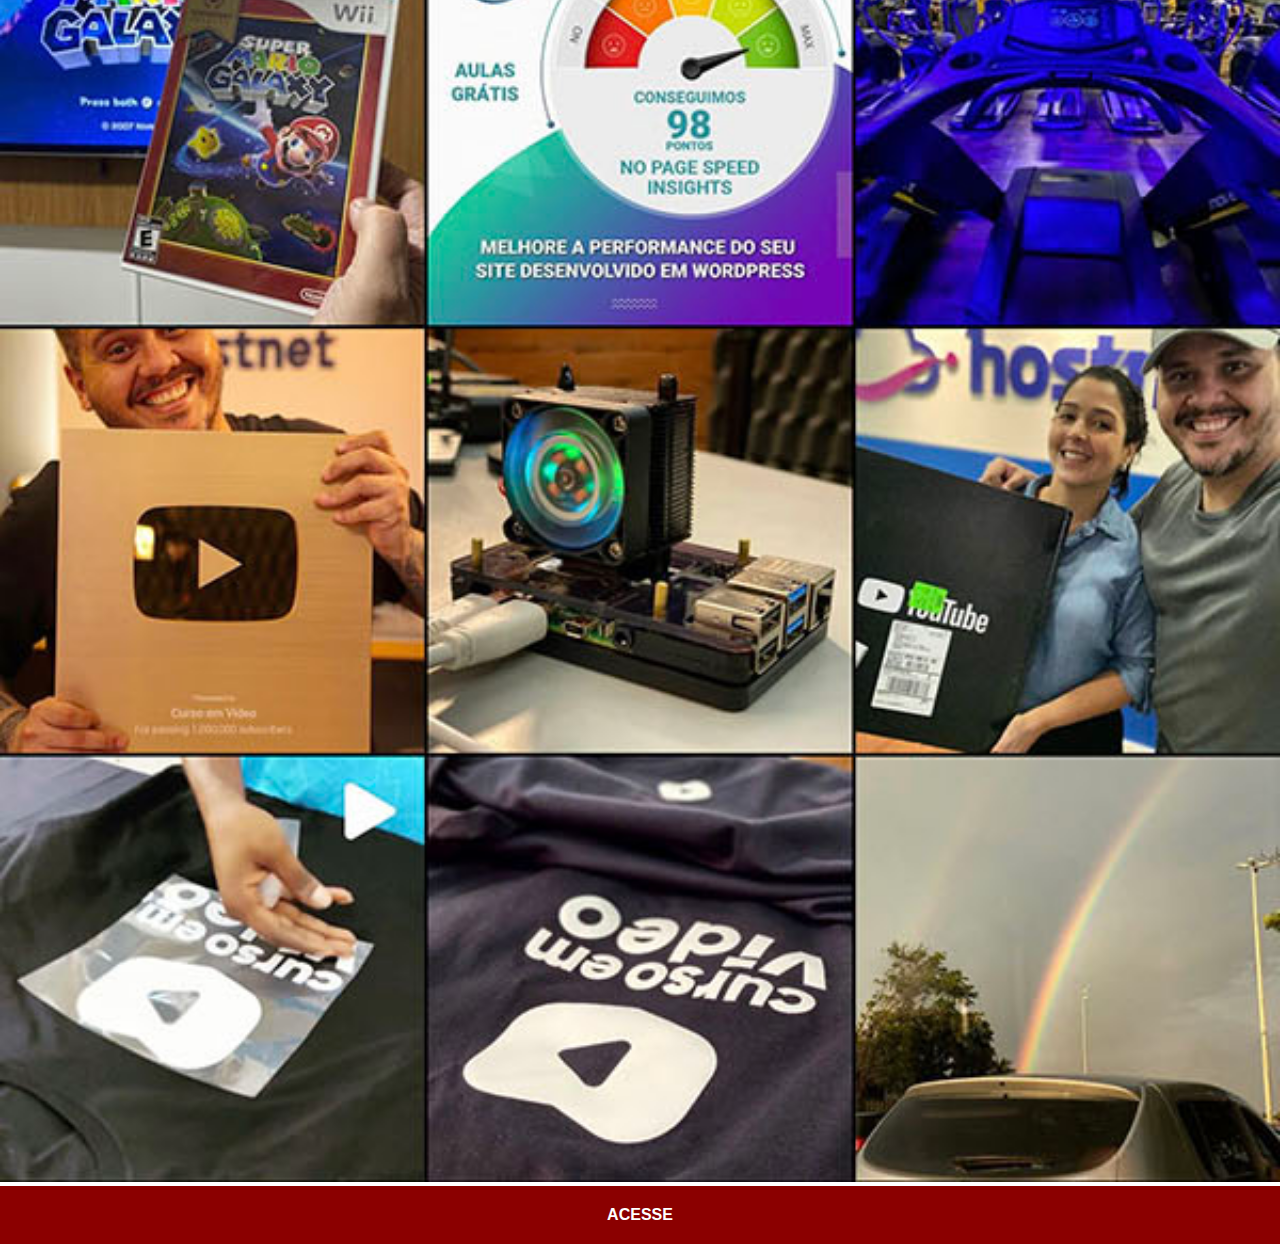
<file: paginas/instagram.html>
<!DOCTYPE html>
<html lang="pt-br">
<head>
    <meta charset="UTF-8">
    <meta name="viewport" content="width=device-width, initial-scale=1.0">
    <title>Instagram</title>
    <link rel="stylesheet" href="/estilos/social.css">
</head>
<body>
    <img src="../imagens/tela-instagram.jpg" alt="Instagram">
    <a href="#" target="_blank">ACESSE</a>
</body>
</html>
</file>
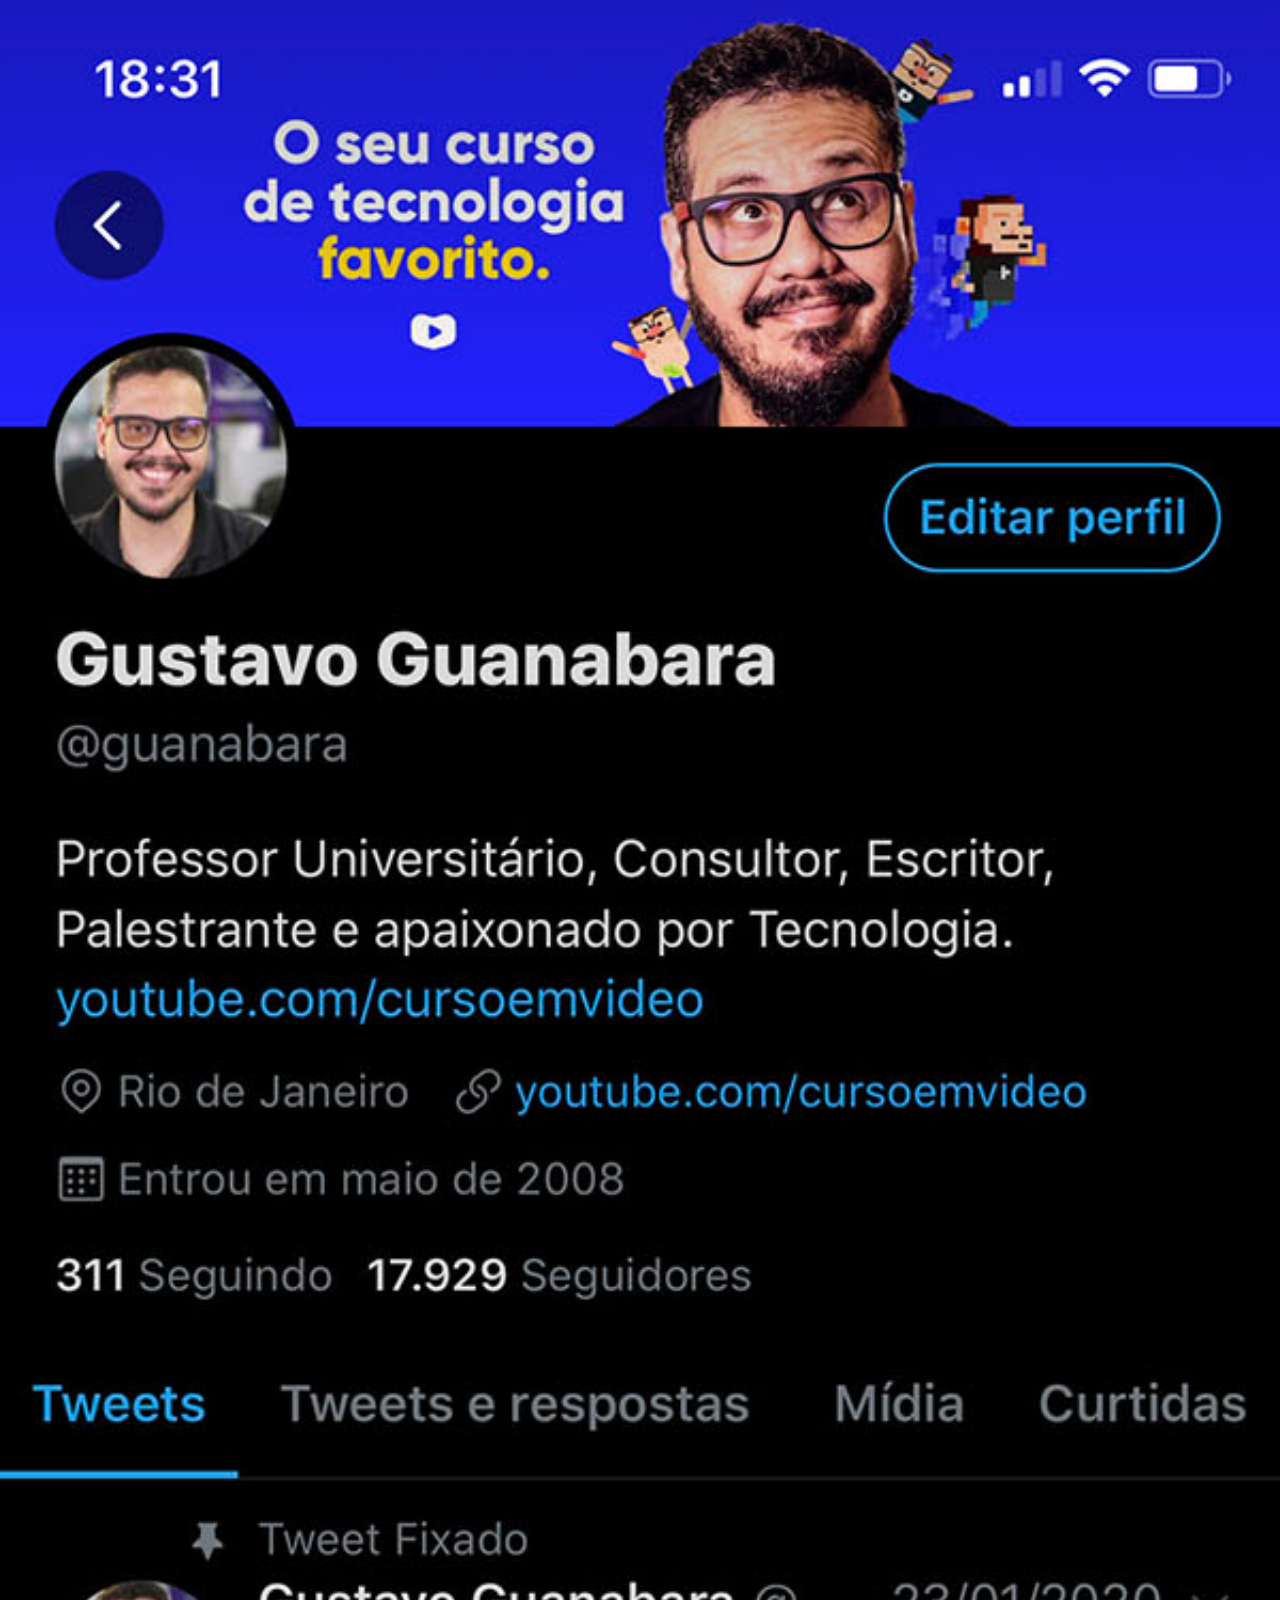
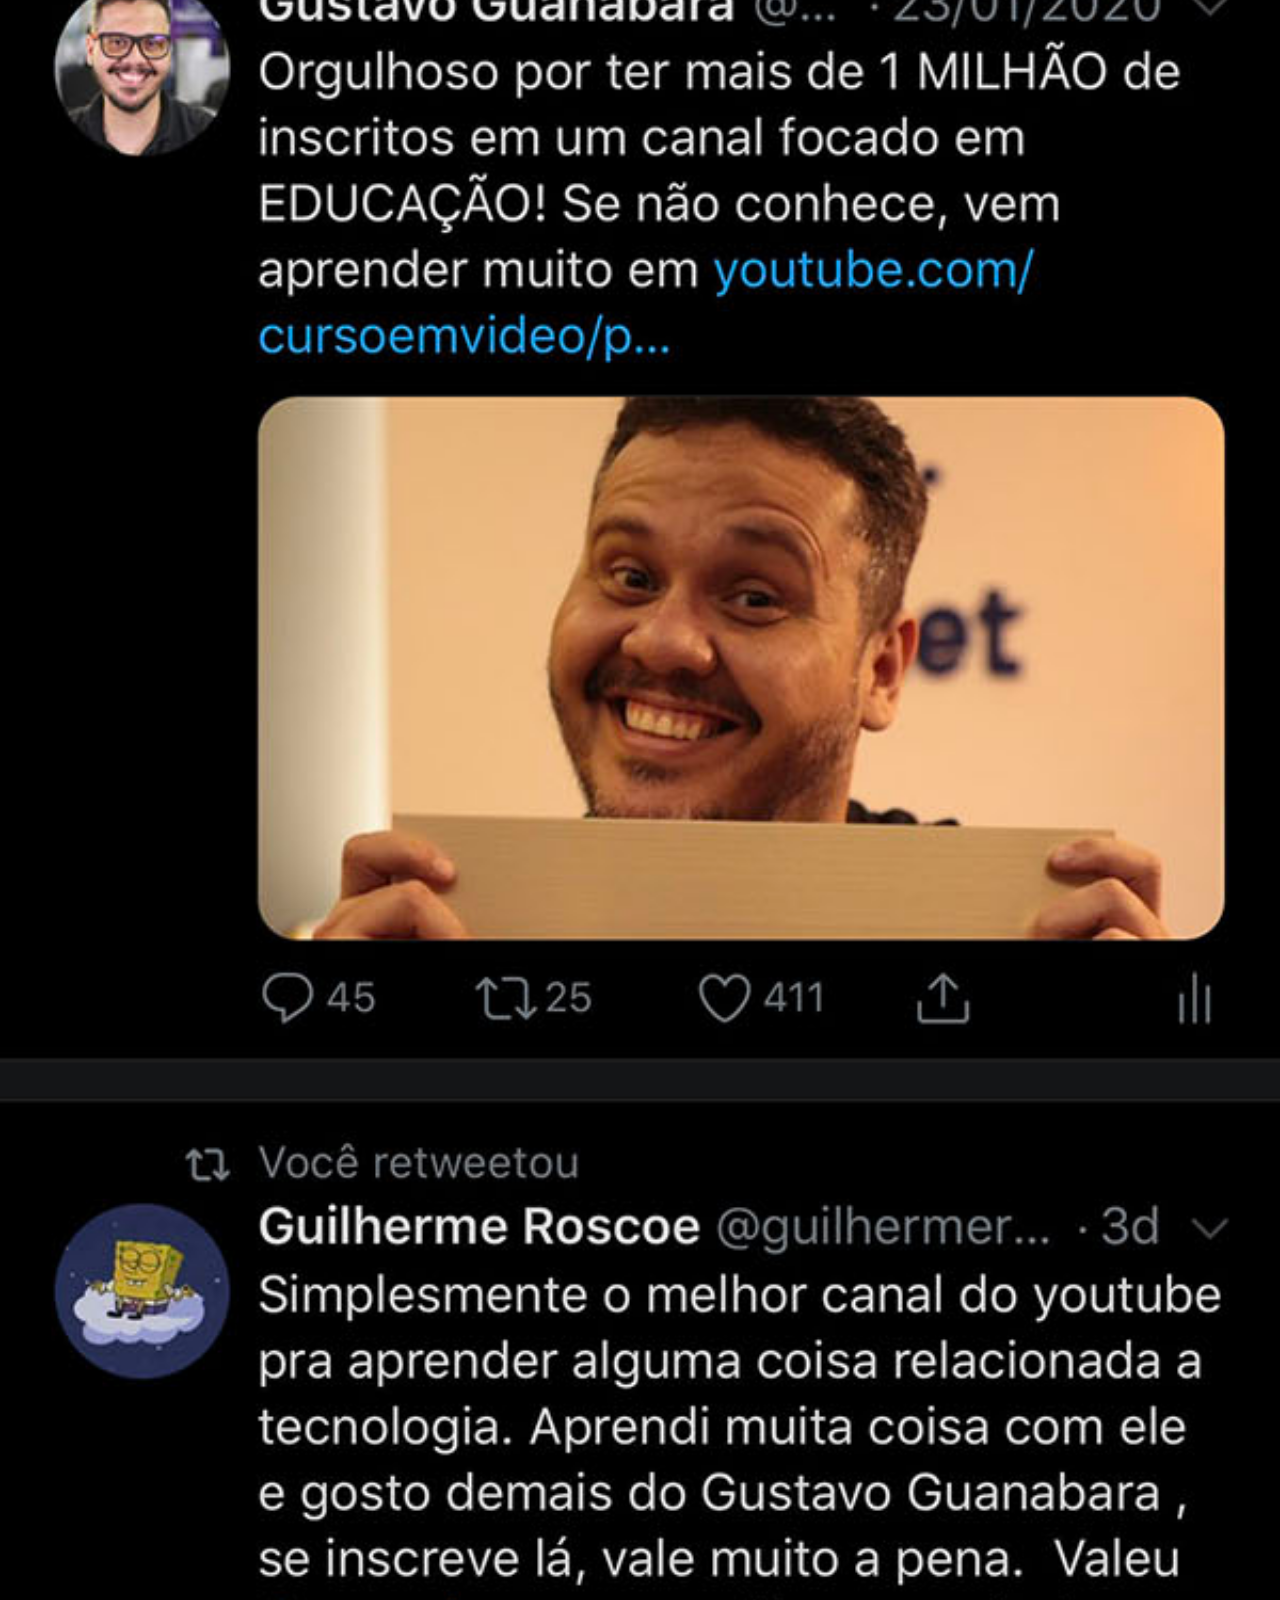
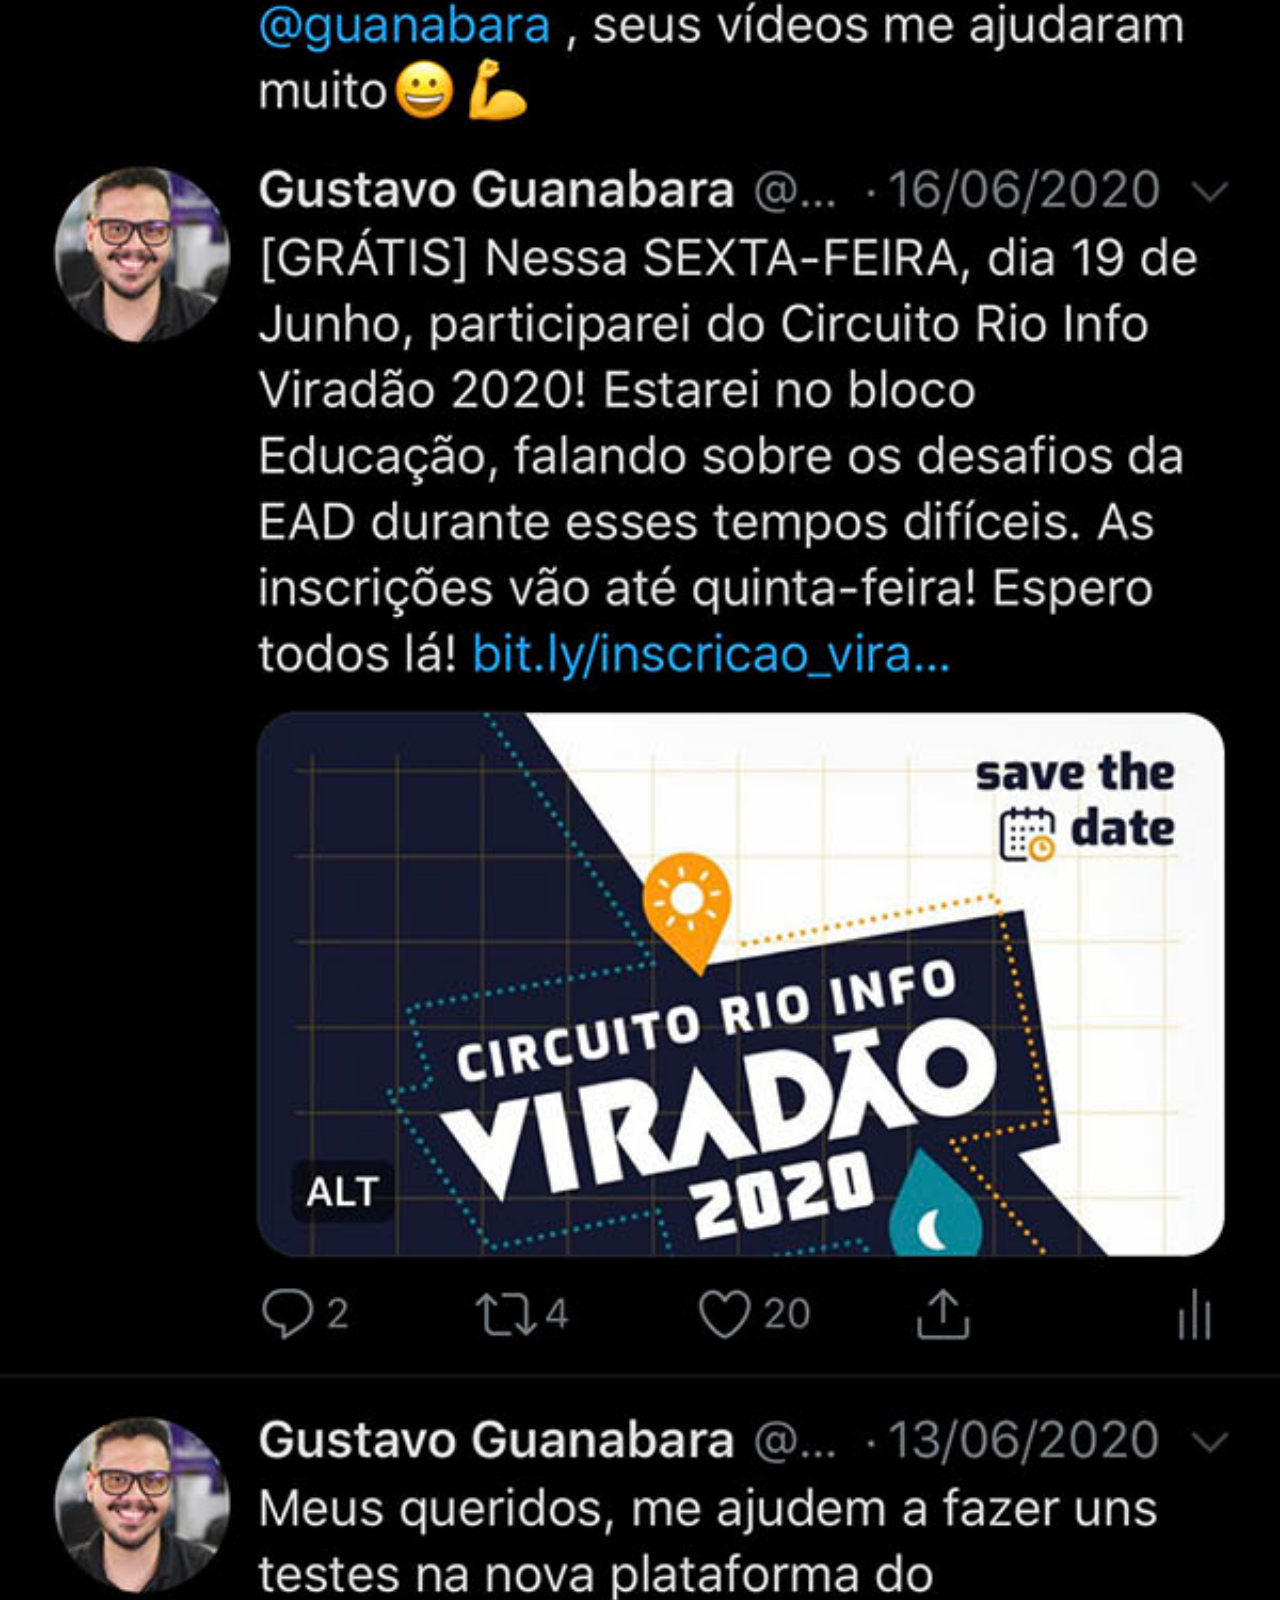
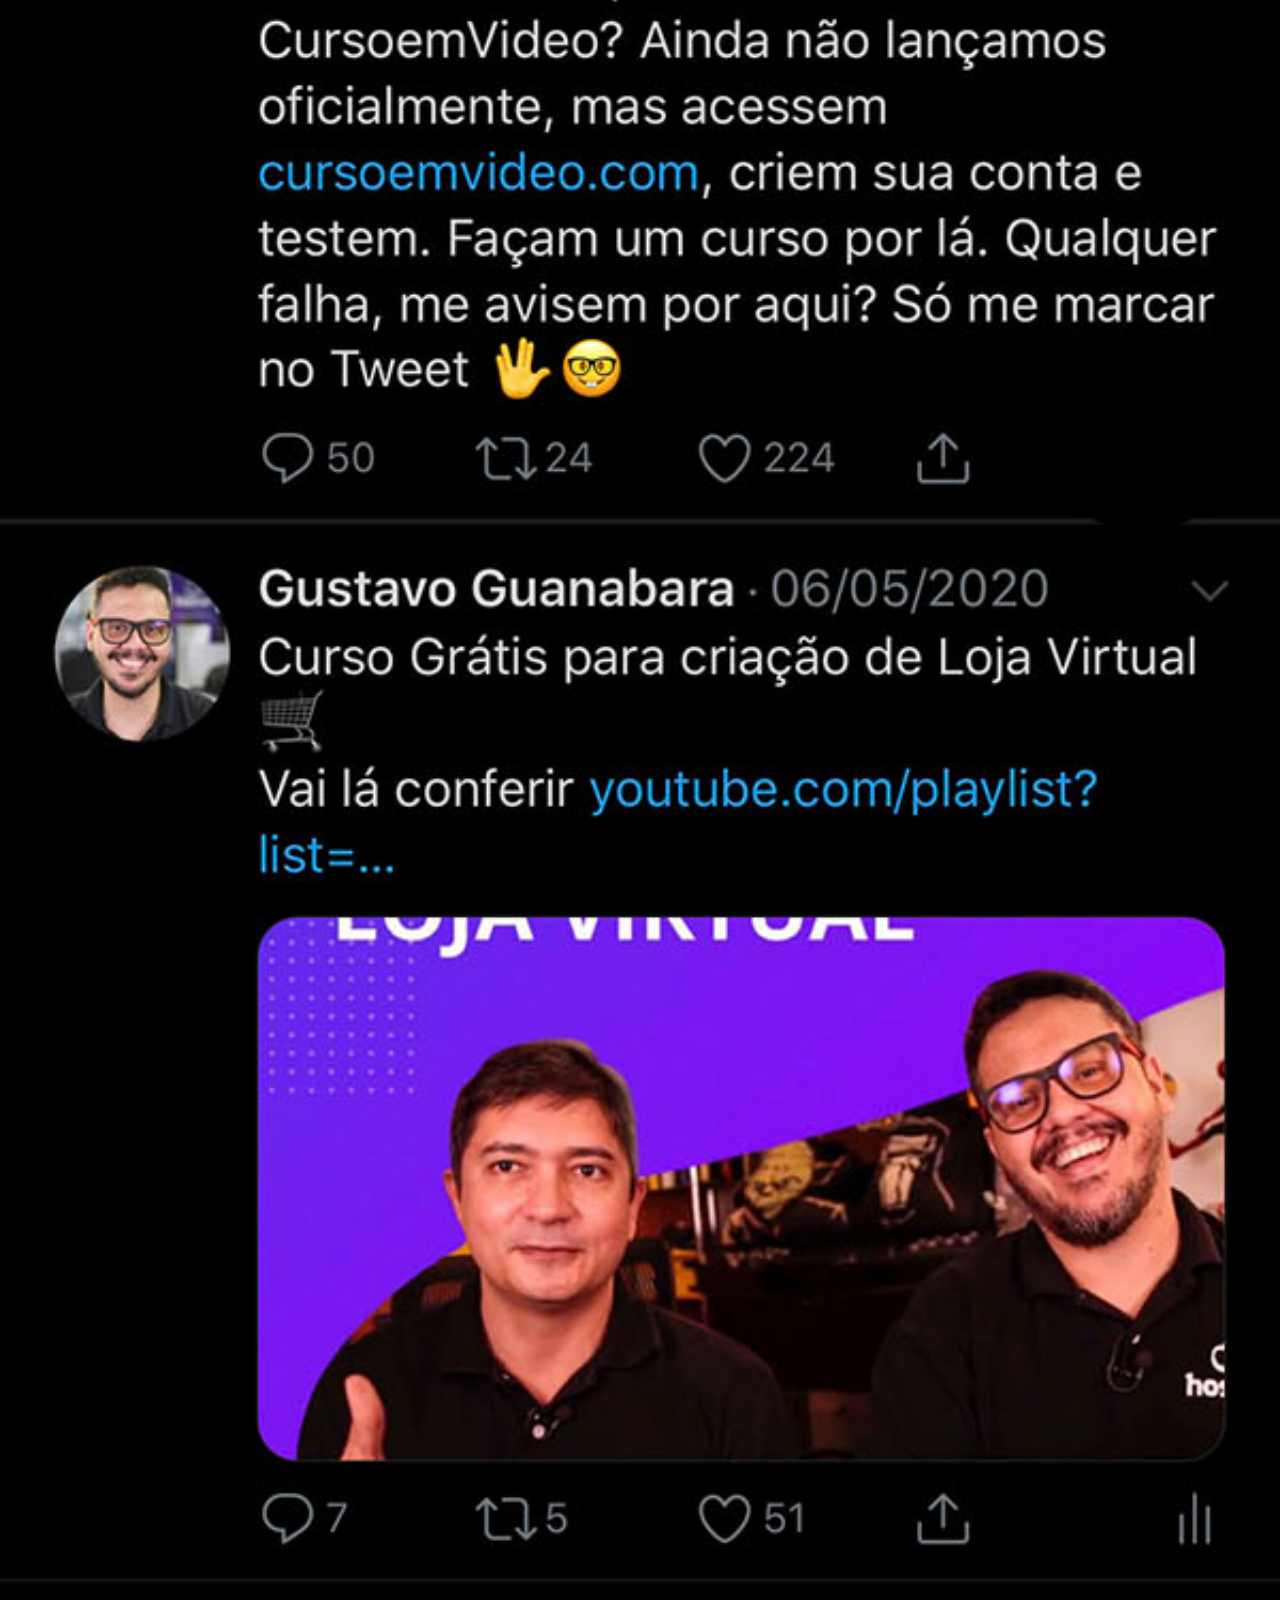
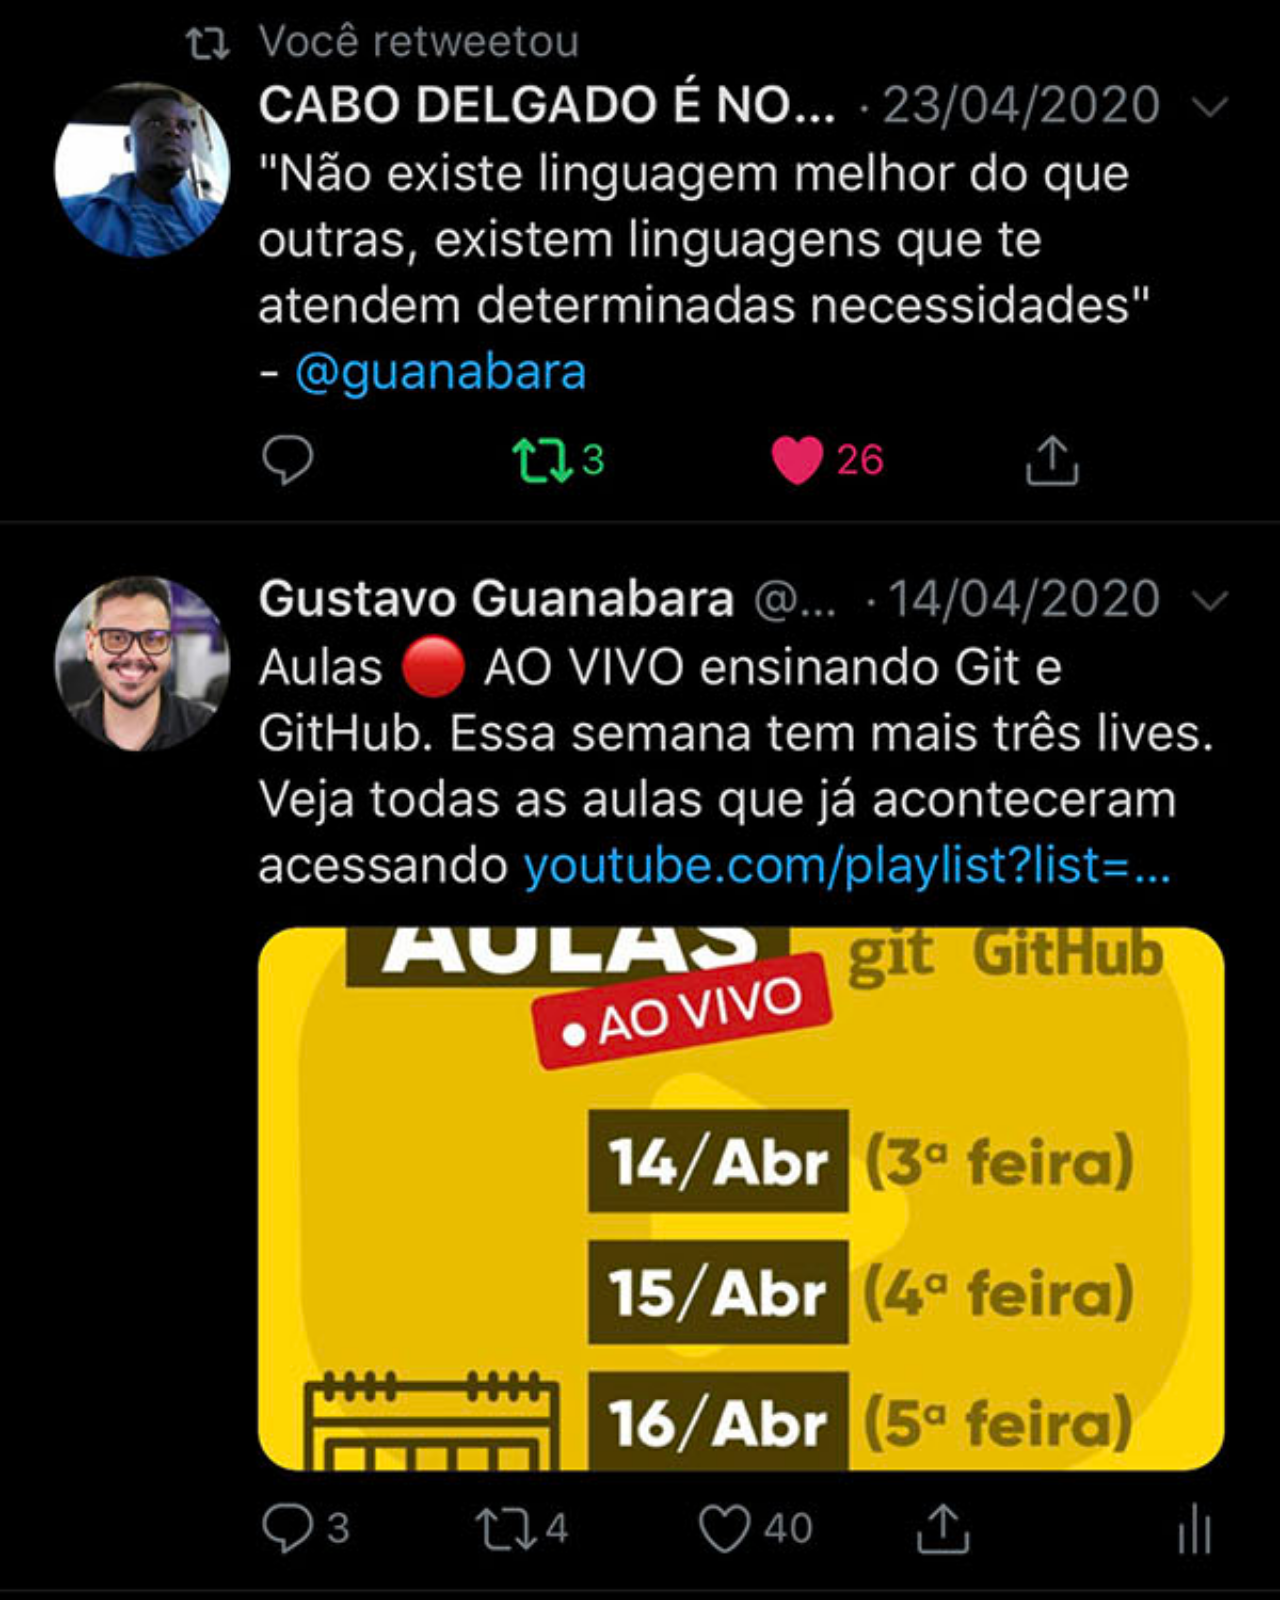
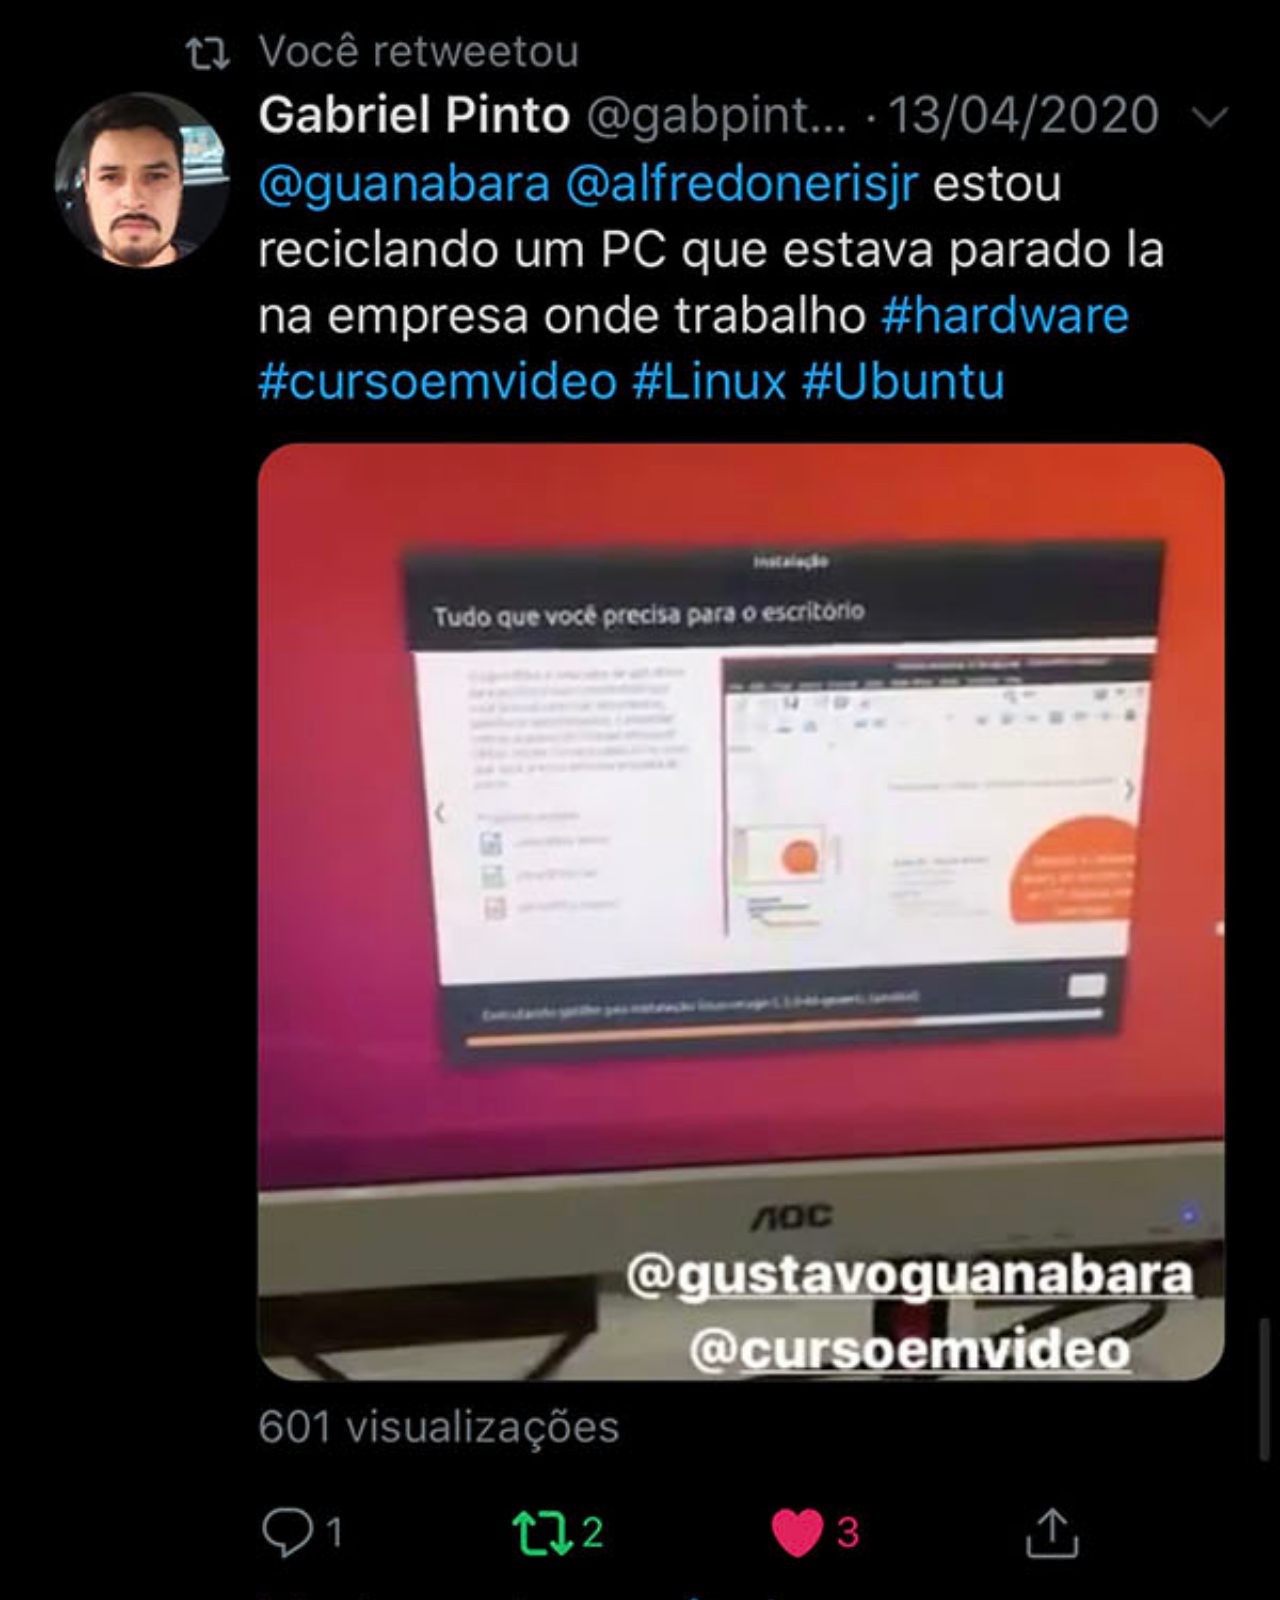
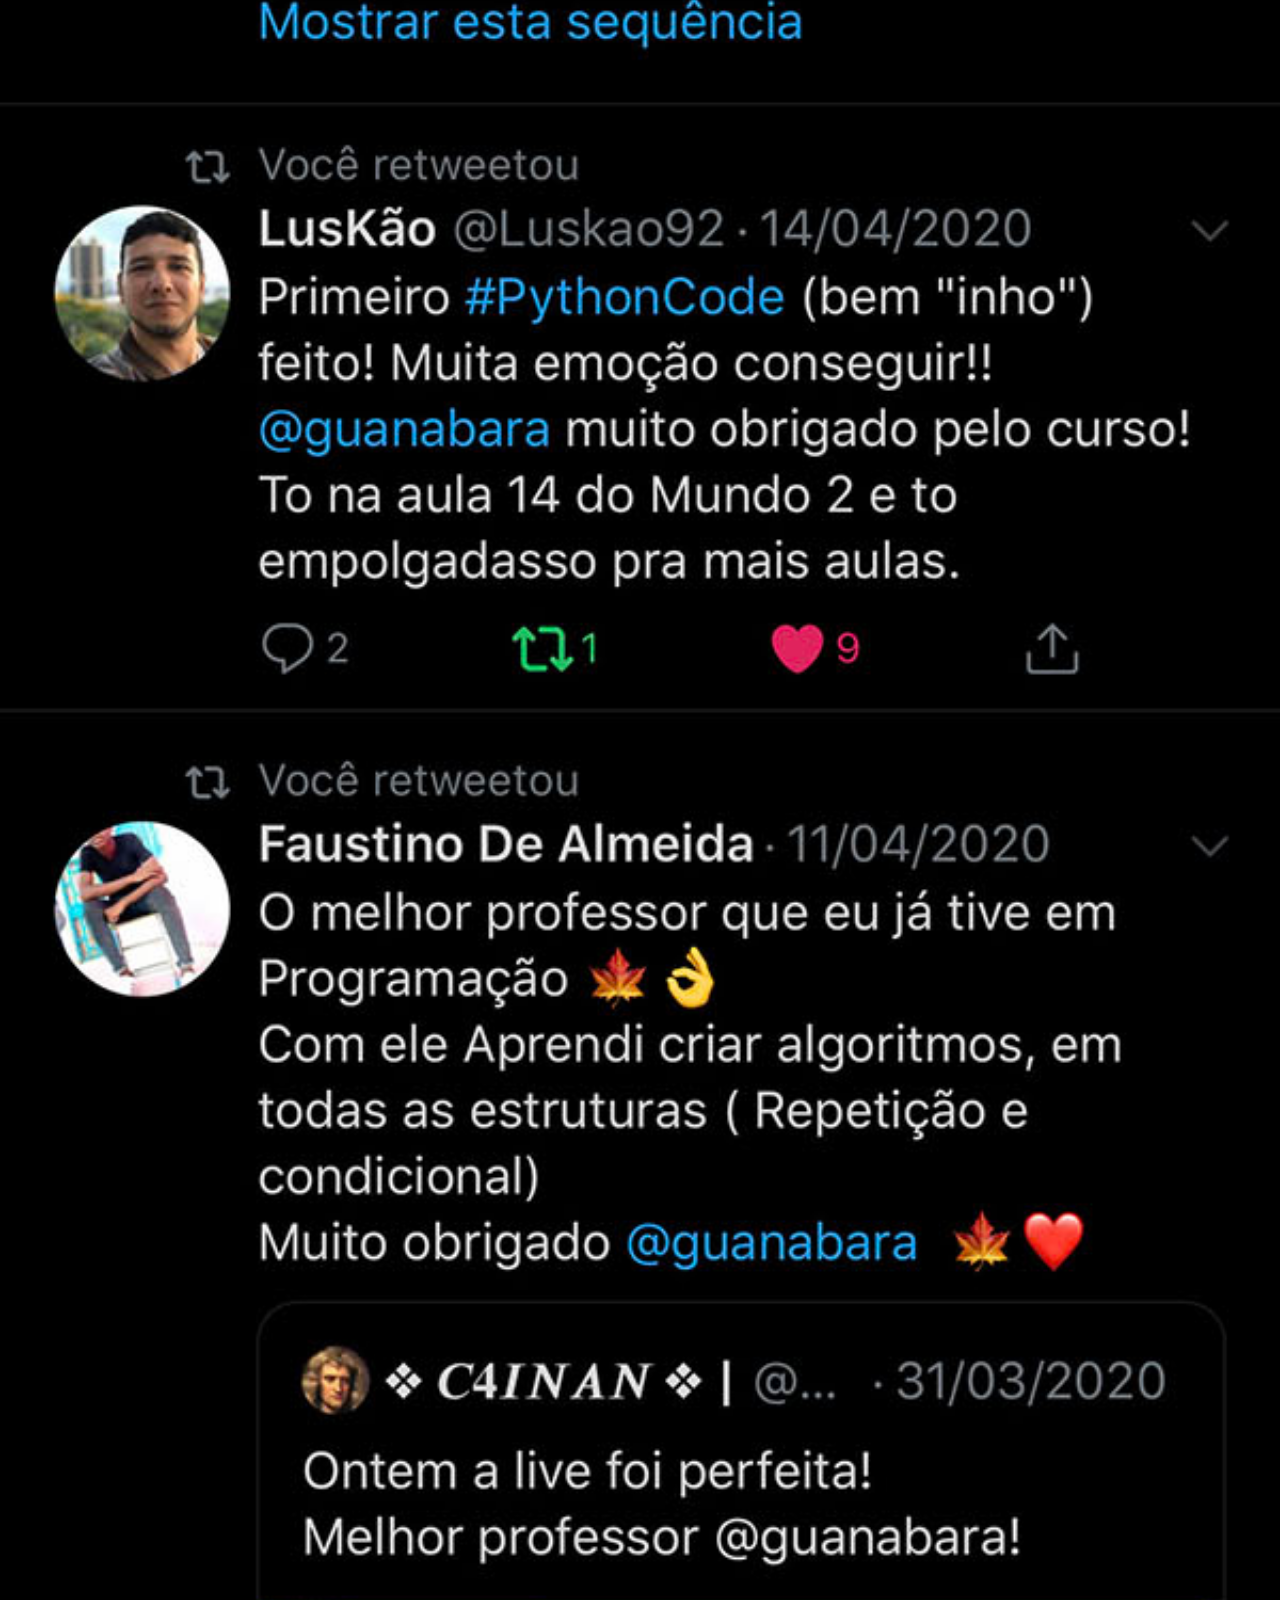
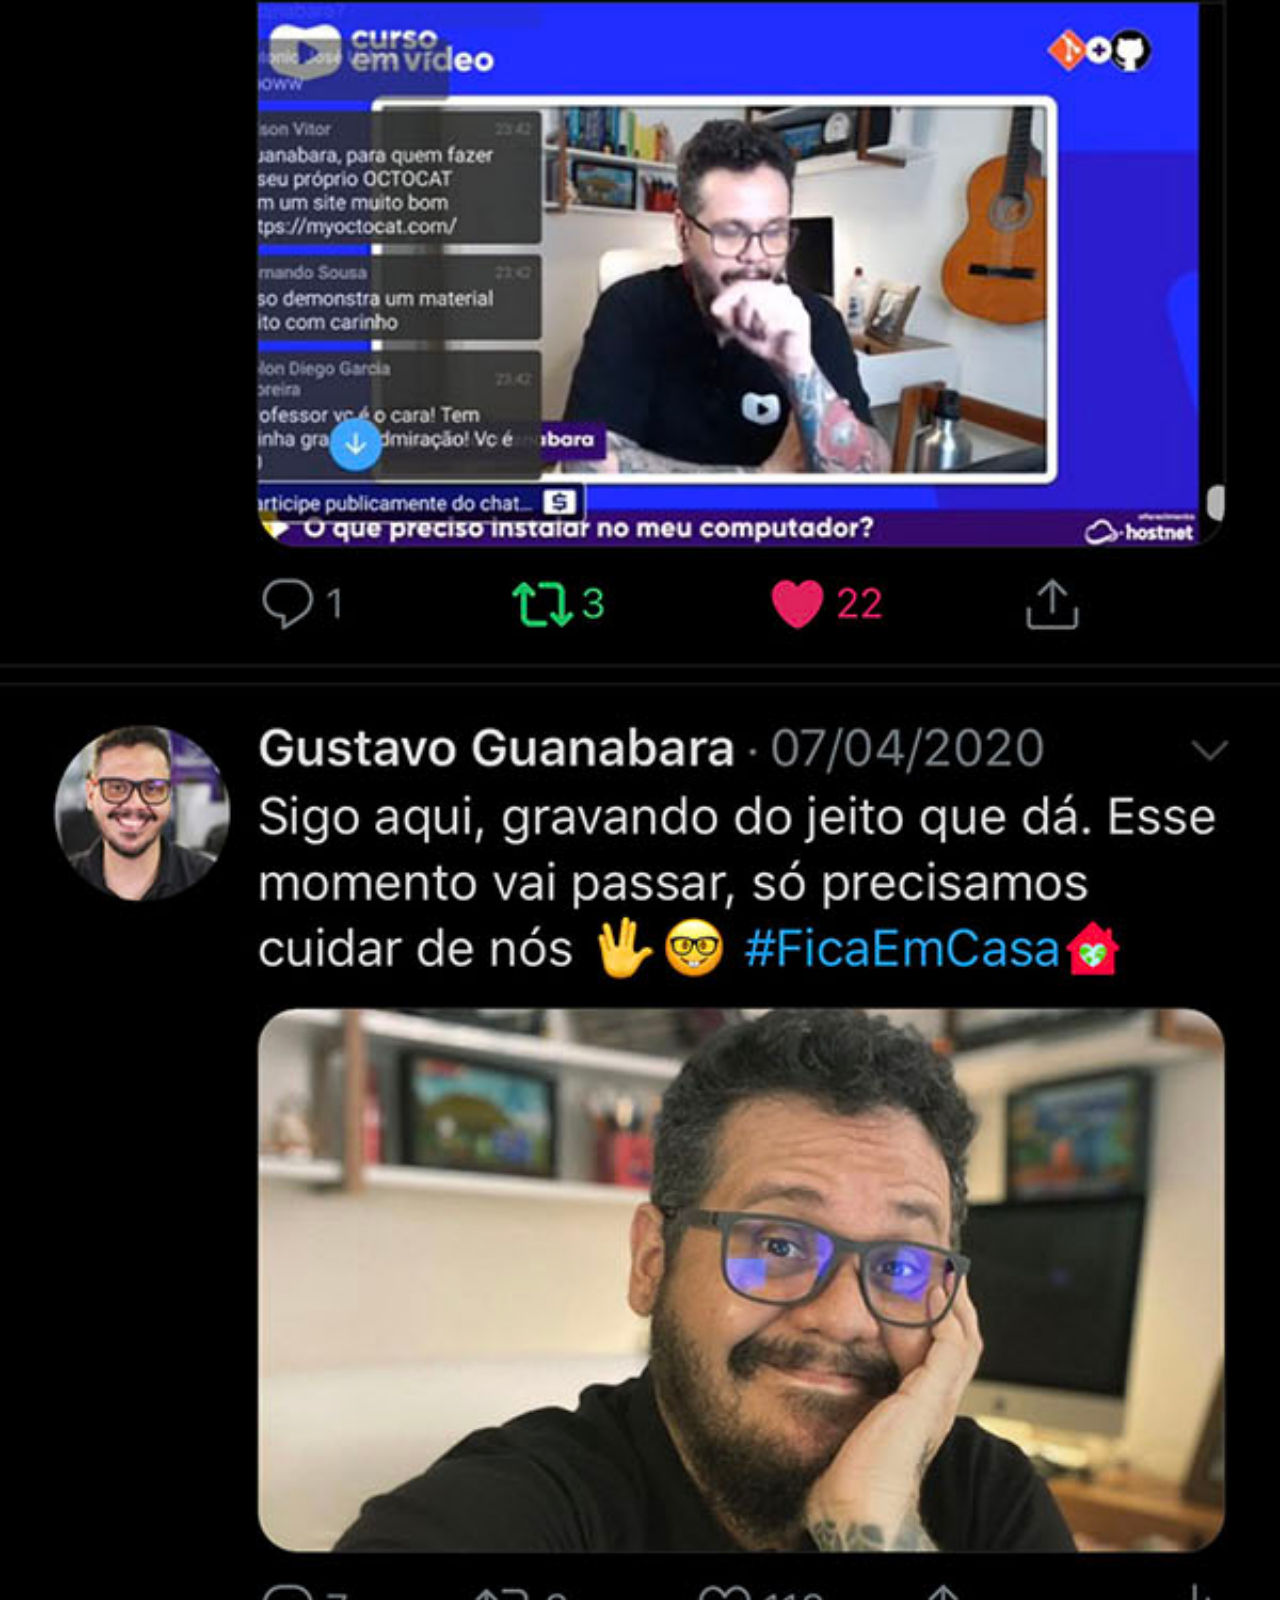
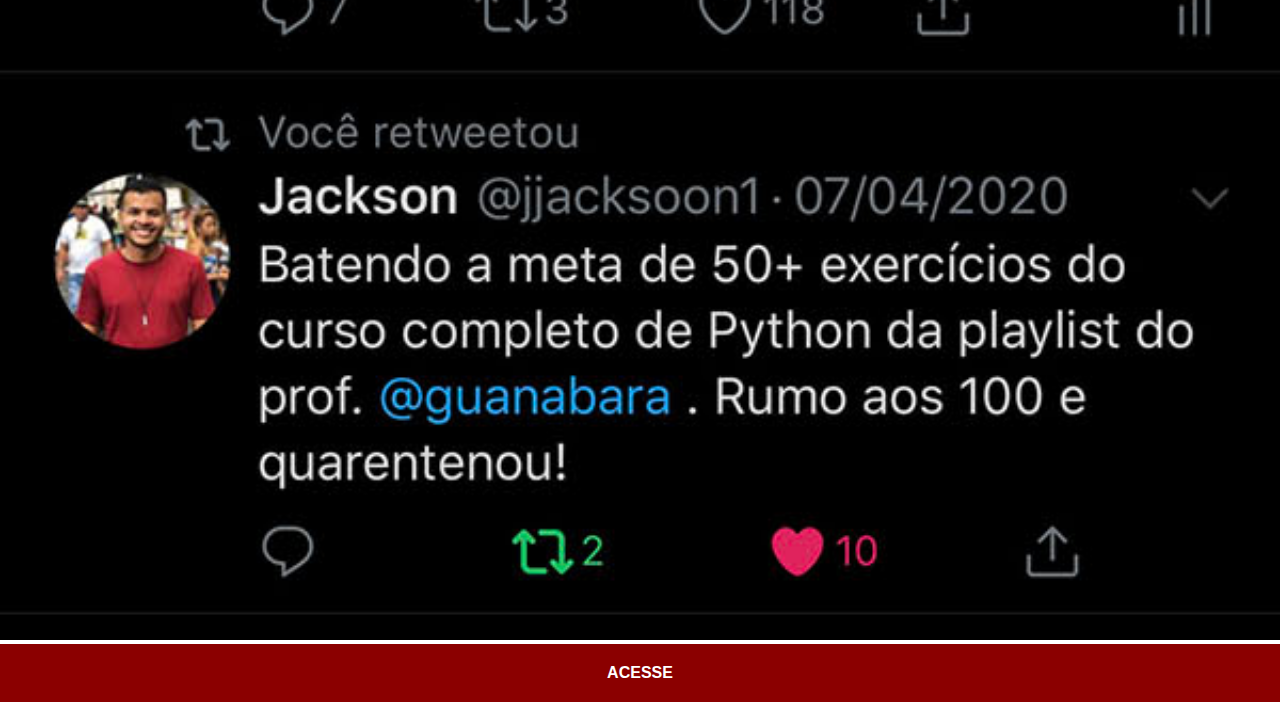
<file: paginas/twitter.html>
<!DOCTYPE html>
<html lang="pt-br">
<head>
    <meta charset="UTF-8">
    <meta name="viewport" content="width=device-width, initial-scale=1.0">
    <title>X/Twitter</title>
    <link rel="stylesheet" href="/estilos/social.css">
</head>
<body>
    <img src="../imagens/tela-twitter.jpg" alt="X/Twitter">
    <a href="#" target="_blank">ACESSE</a>
</body>
</html>
</file>
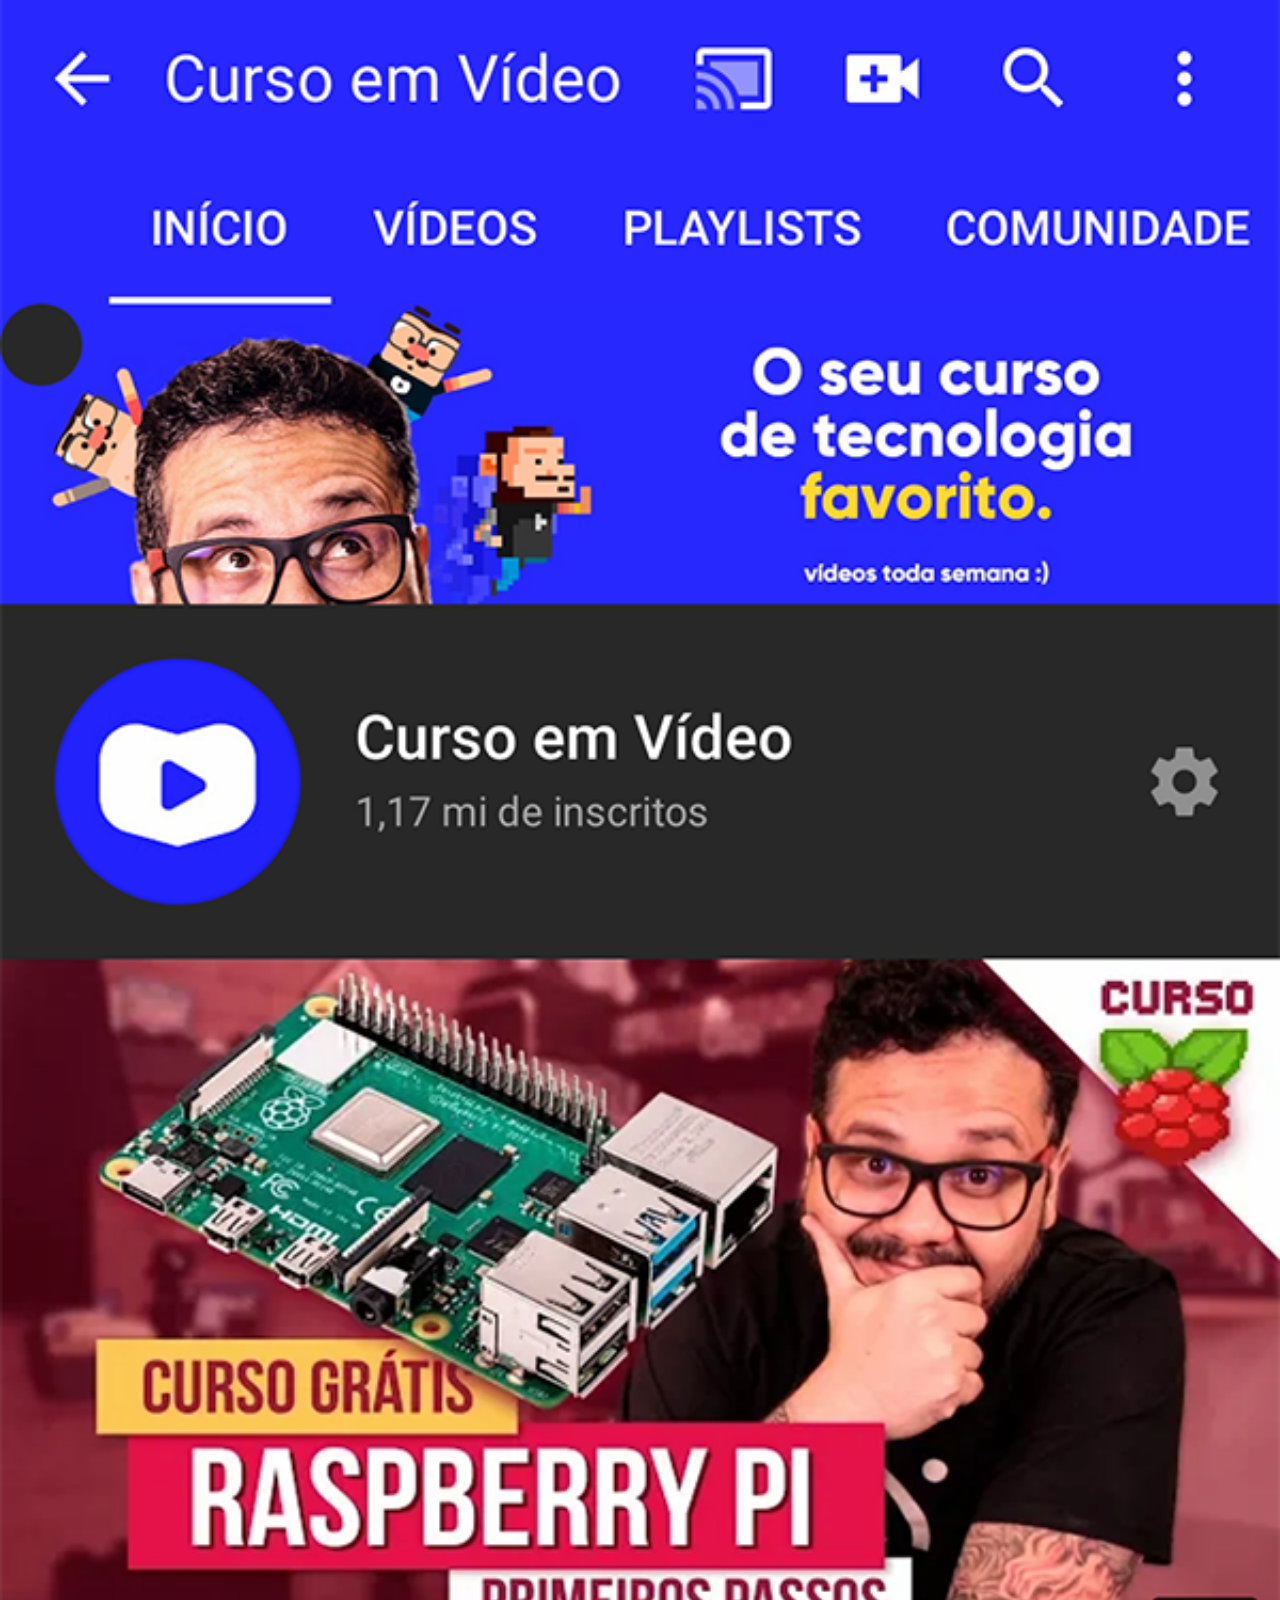
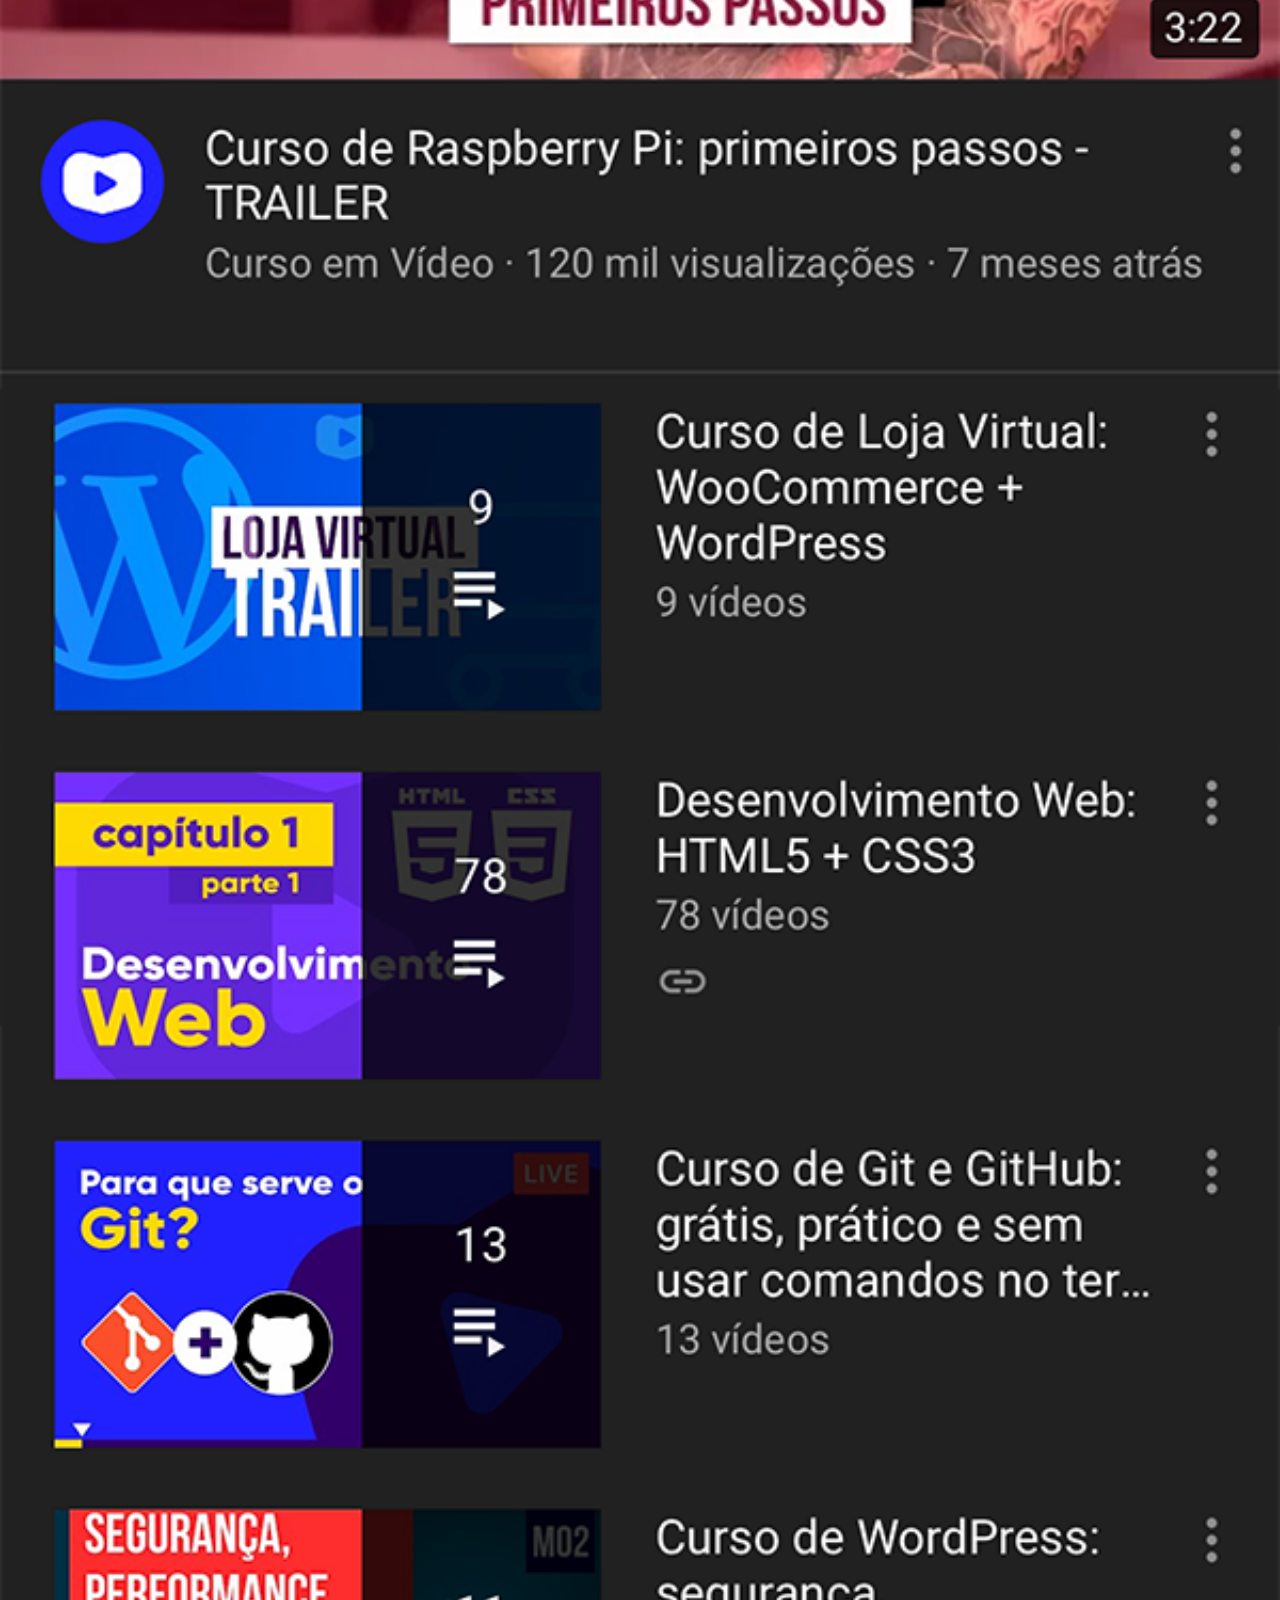
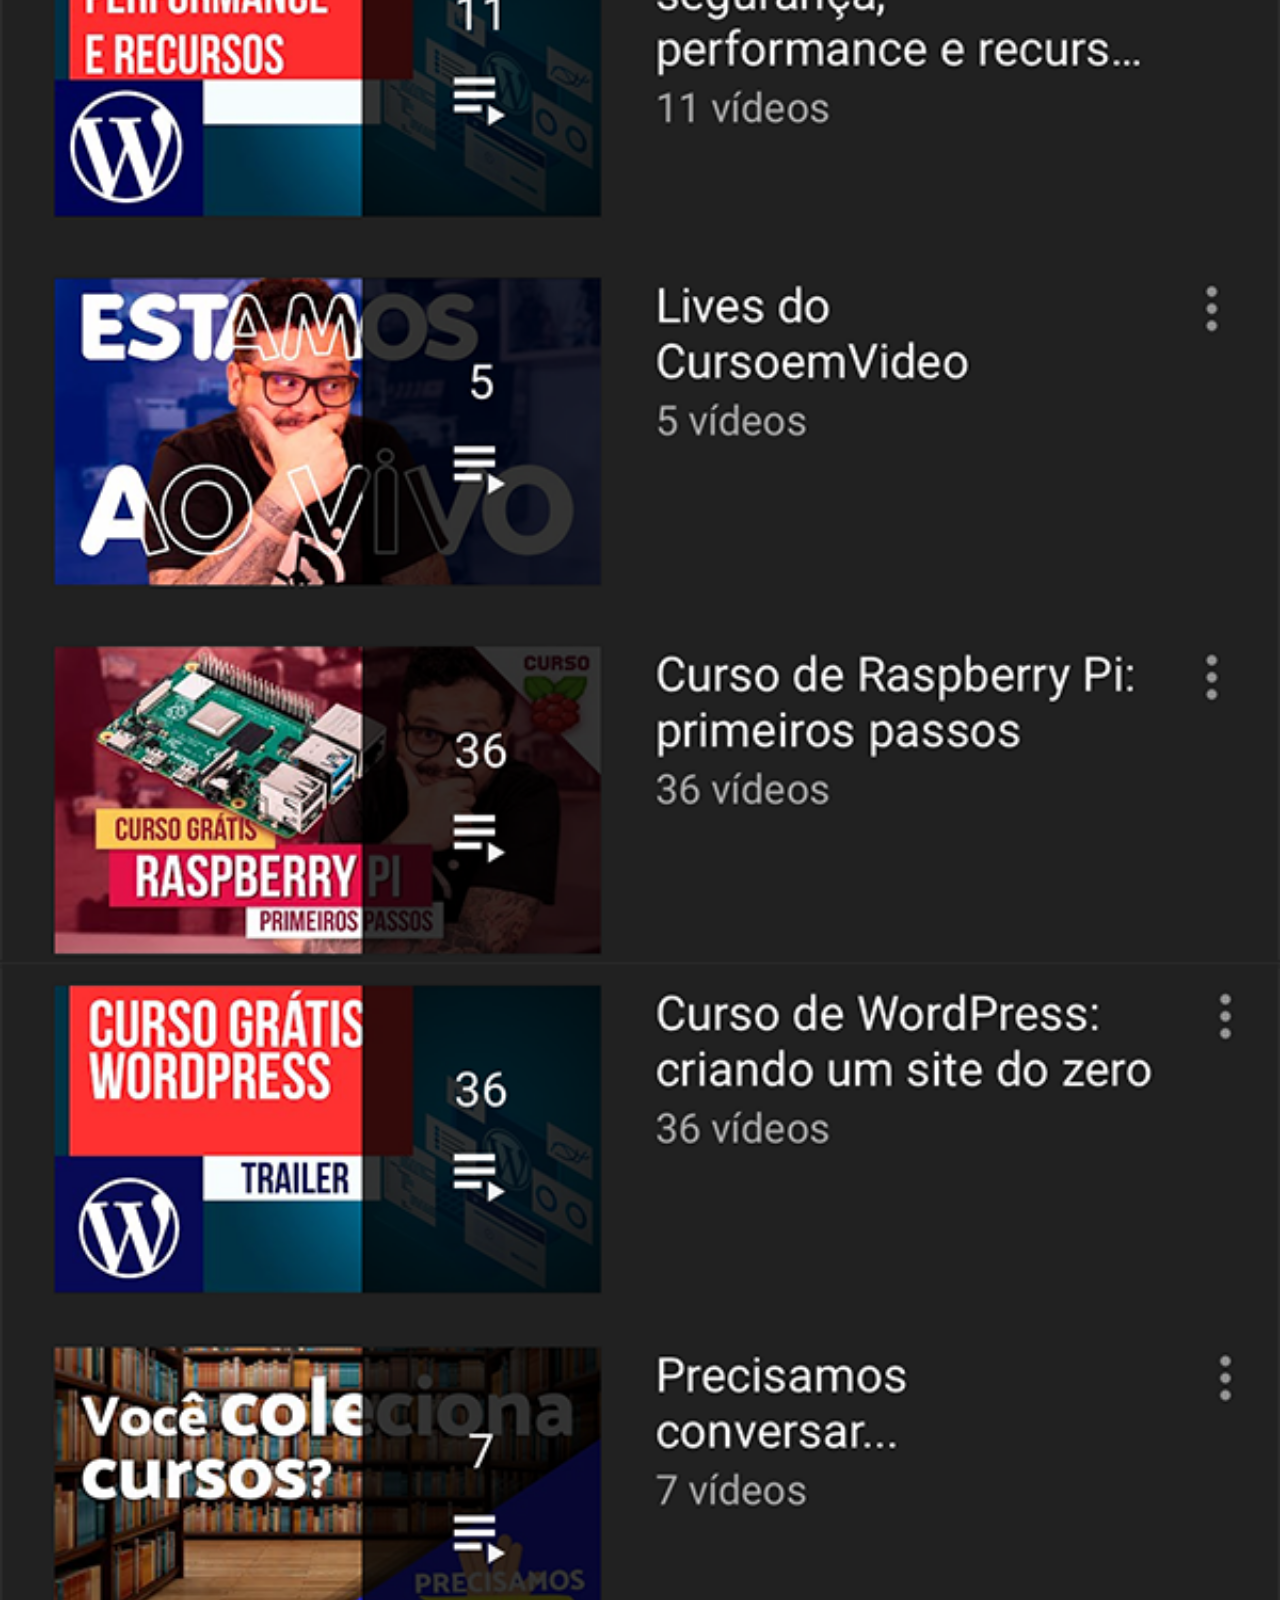
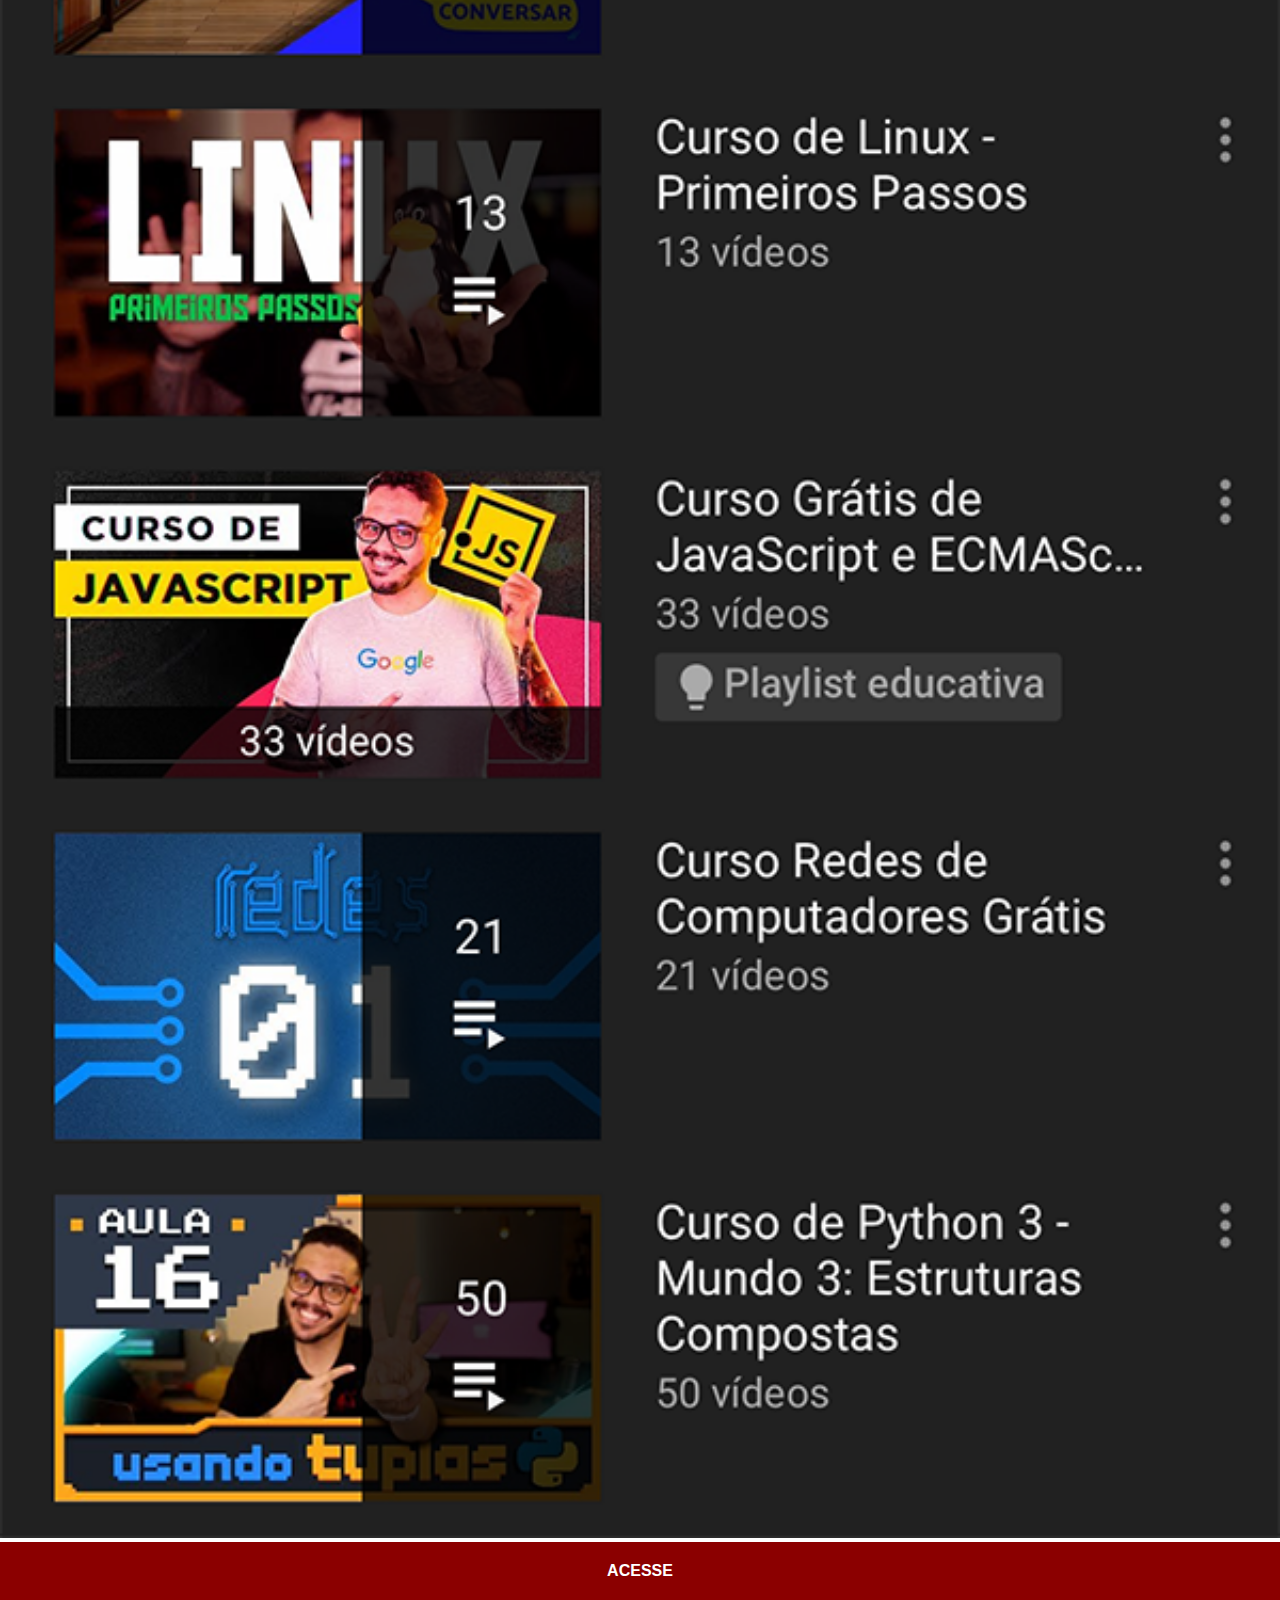
<file: paginas/youtube.html>
<!DOCTYPE html>
<html lang="pt-br">
<head>
    <meta charset="UTF-8">
    <meta name="viewport" content="width=device-width, initial-scale=1.0">
    <title>YouTube</title>
    <link rel="stylesheet" href="../estilos/social.css">
</head>
<body>
    <img src="../imagens/tela-youtube.png" alt="YouTube">
    <a href="#" target="_blank">ACESSE</a>
</body>
</html>
</file>
<file: estilos/style.css>
@charset "UTF-8";

* {
    margin: 0px;
    padding: 0px;
    font-family: Arial, Helvetica, sans-serif;
}

html, body {
    height: 100vh;
    width: 100vw;
    background-color: black;
}

body {
    background: url('../imagens/fundo-madeira.jpg') no-repeat top center;
    background-size: cover;
    background-attachment: fixed;
}

main {
    position: relative;
    height: 100vh;
}

section#telefone {
    position: absolute;
    top: 50%;
    left: 50%;
    transform: translate(-50%, -50%);

    height: 627px;
    width: 311px;
    background: url('../imagens/frame-iphone.png') no-repeat;
}
</file>
<file: estilos/social.css>
@charset "UTF-8";

* {
    margin: 0px;
    padding: 0px;
    font-family: Arial, Helvetica, sans-serif;
}

::-webkit-scrollbar {
    width: 0px;
    height: 0px;
}

img {
    width: 100vw;
}

a {
    display: block;
    background-color: darkred;
    color: white;
    padding: 20px;
    text-align: center;
    font-weight: bolder;
    text-decoration: none;
}

a:hover {
    background-color: red;
}
</file>
